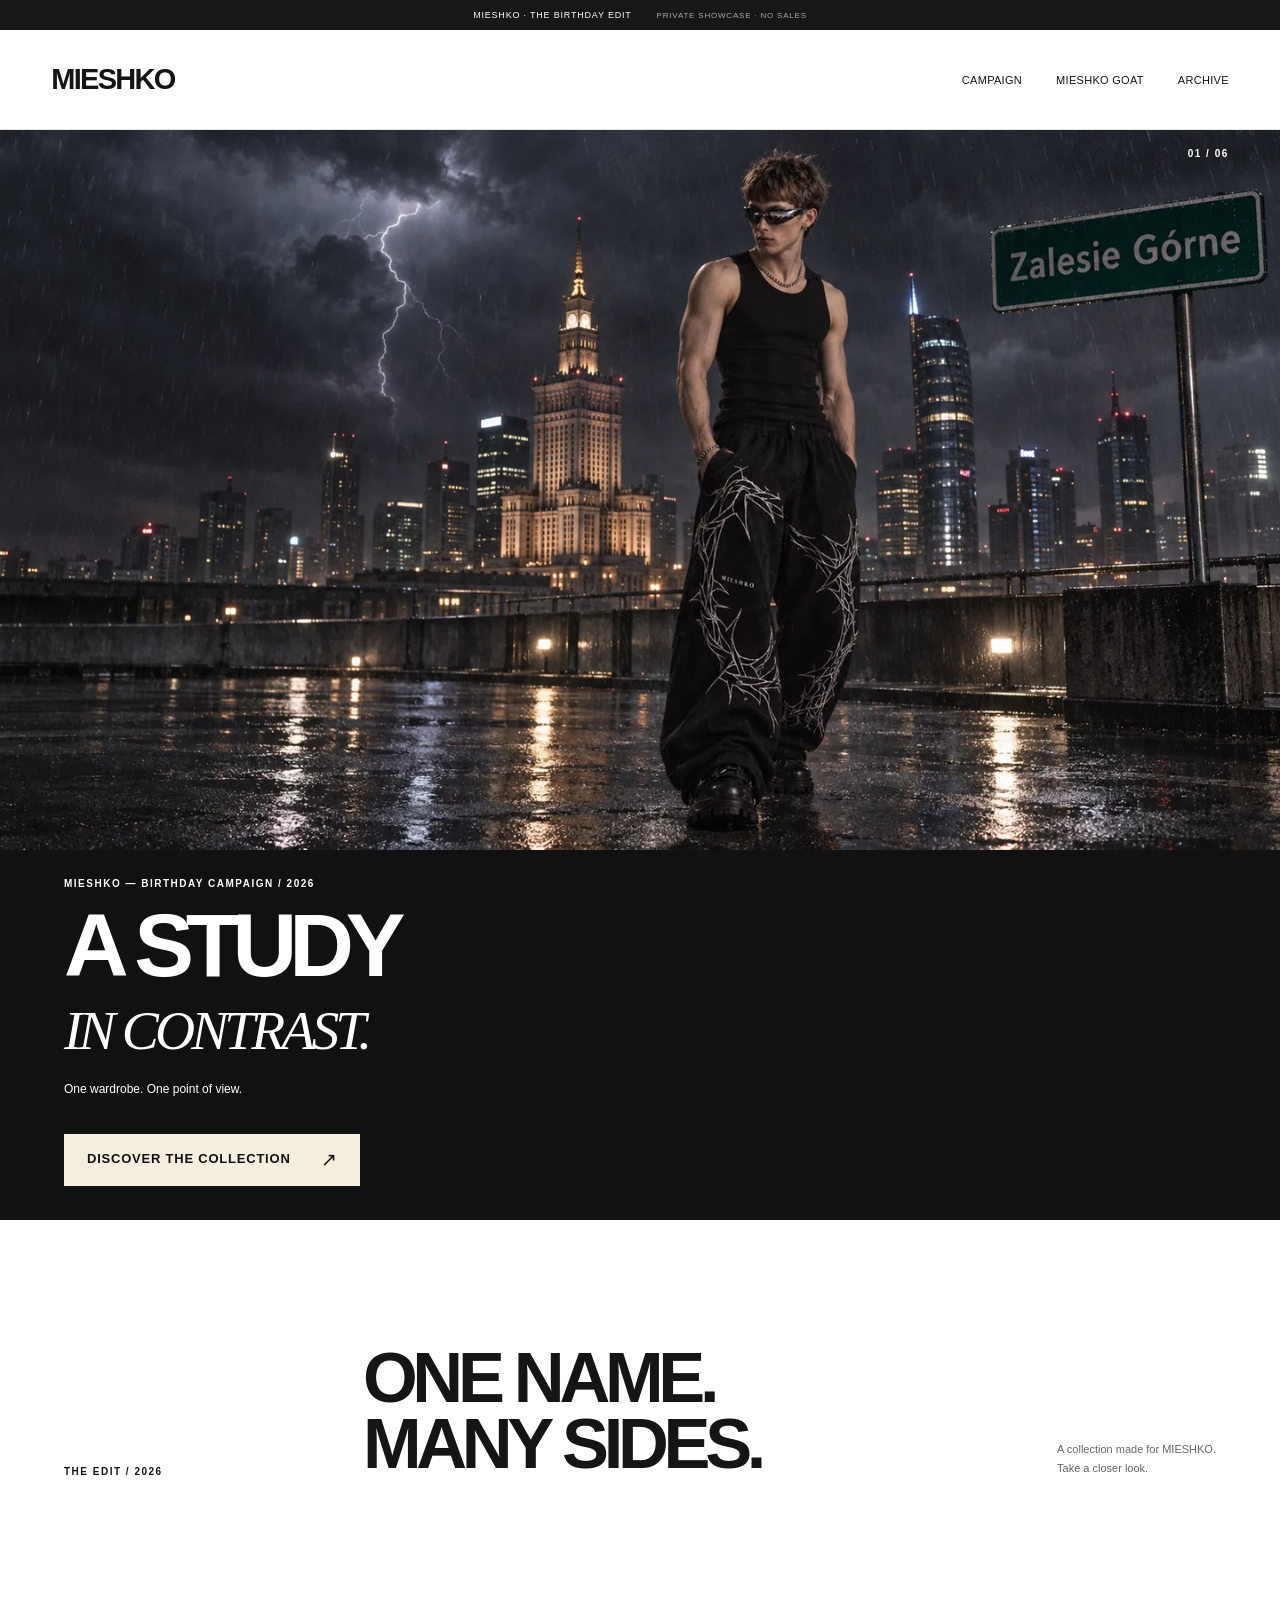
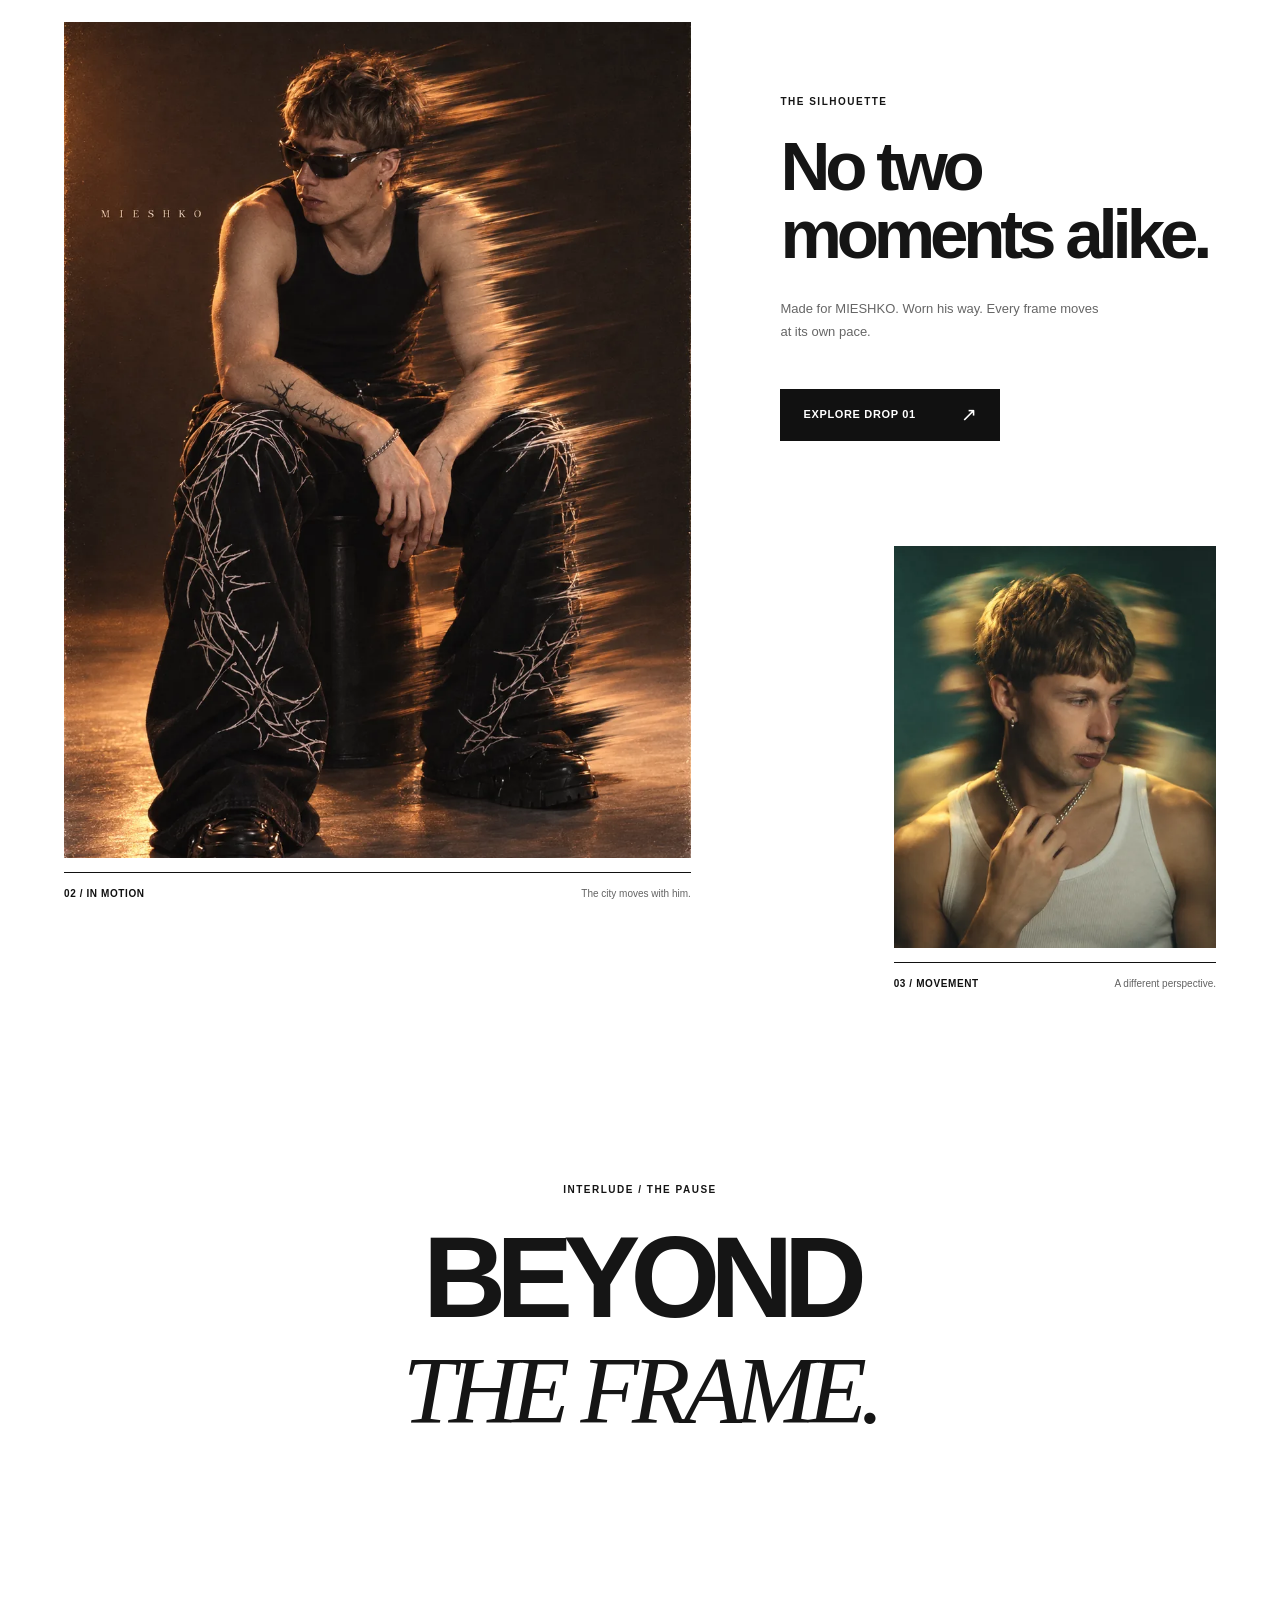
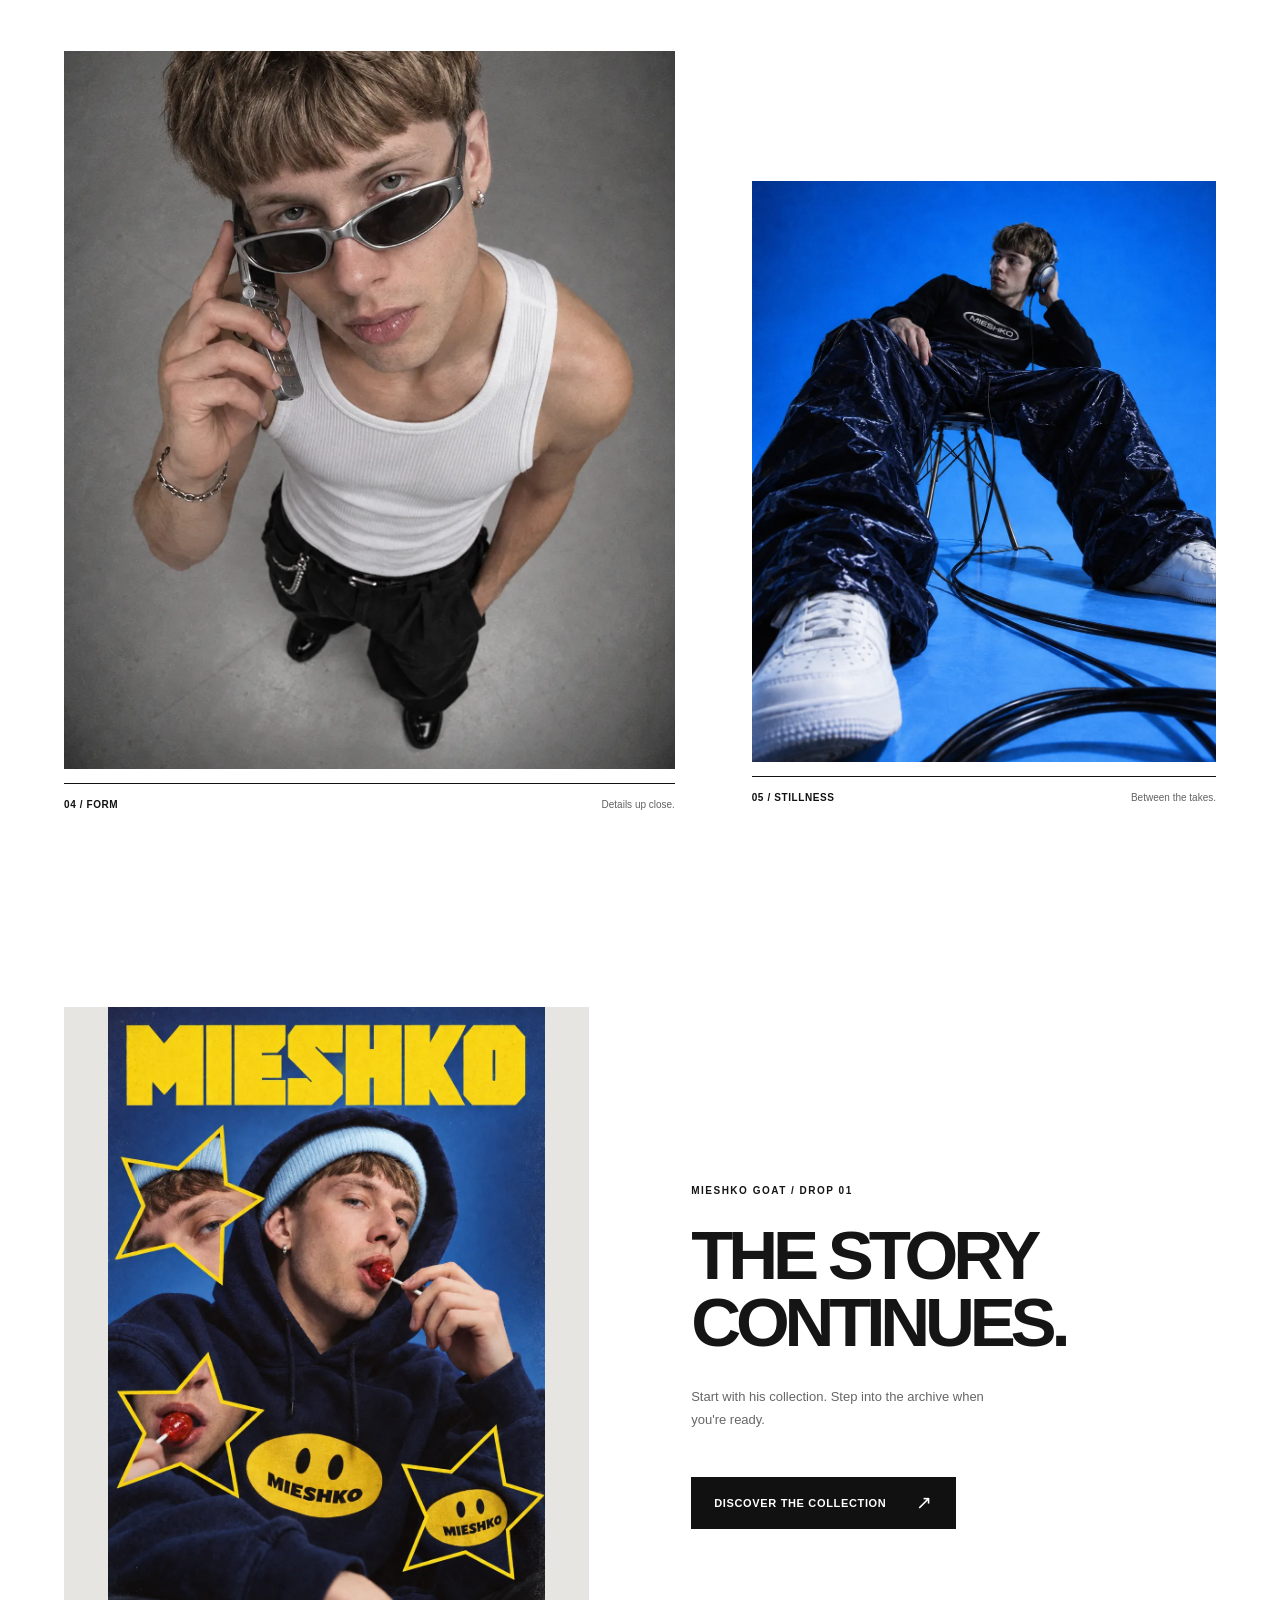
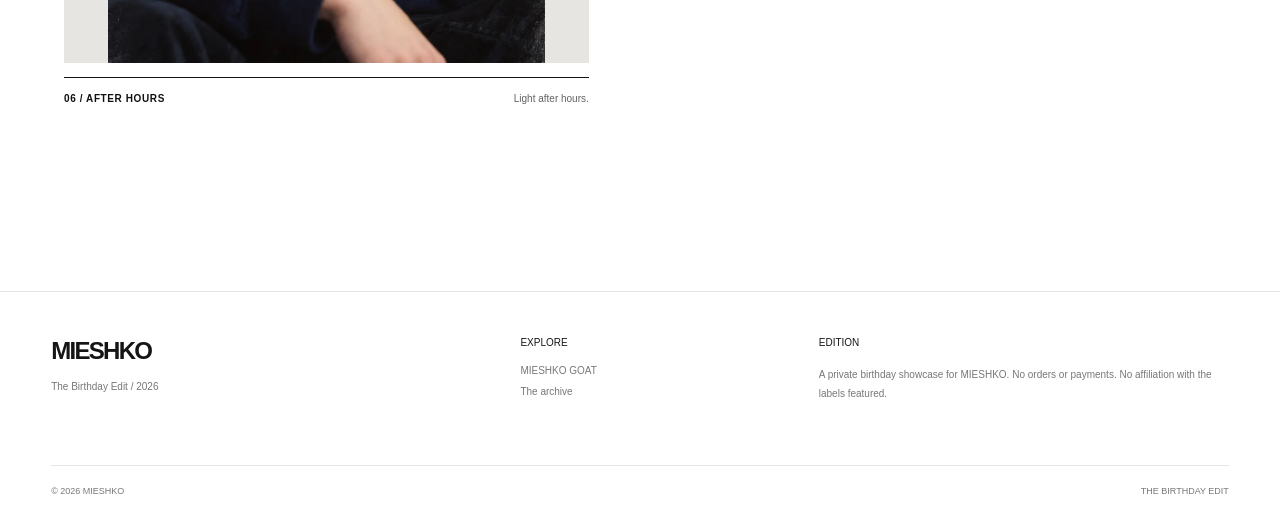
<file: index.html>
<!doctype html>
<html lang="en">
<head>
  <meta charset="utf-8">
  <meta name="viewport" content="width=device-width,initial-scale=1">
  <meta name="theme-color" content="#ffffff">
  <meta name="description" content="MIESHKO — a private birthday fashion campaign and archive.">
  <meta name="robots" content="noindex,nofollow"><title>MIESHKO — The Birthday Edit</title>
  <link rel="stylesheet" href="style.css">
</head>
<body>
  <a class="skip" href="#home">Skip to campaign</a>
  <div class="announcement">MIESHKO · THE BIRTHDAY EDIT <span>PRIVATE SHOWCASE · NO SALES</span></div>
  <header class="landing-header">
    <a href="./" class="logo" aria-label="MIESHKO home">MIESHKO</a>
    <nav aria-label="Main navigation">
      <a href="#home" aria-current="page">Campaign</a>
      <a href="shop/">MIESHKO GOAT</a>
      <a href="shop/#archive">Archive</a>
    </nav>
  </header>
  <main>
    <section id="home" class="landing" aria-label="MIESHKO campaign">
      <div class="landing-hero">
        <img src="assets/optimized/editorial/hero-dark-v1-960.webp" srcset="assets/optimized/editorial/hero-dark-v1-480.webp 480w, assets/optimized/editorial/hero-dark-v1-960.webp 960w, assets/optimized/editorial/hero-dark-v1-1440.webp 1440w" sizes="100vw" width="1672" height="941" alt="MIESHKO in a black tank, thorn trousers and massive boots beside the Zalesie Górne sign with Warsaw under lightning" fetchpriority="high" loading="eager" decoding="async">
        <div class="landing-hero-copy"><span class="landing-kicker">MIESHKO — BIRTHDAY CAMPAIGN / 2026</span><h1>A STUDY<br><em>IN CONTRAST.</em></h1><p>One wardrobe. One point of view.</p><a class="landing-link light" href="shop/">Discover the collection <span aria-hidden="true">↗</span></a></div>
        <span class="landing-hero-index">01 / 06</span>
      </div>
      <div class="landing-intro"><span class="landing-number">THE EDIT / 2026</span><p>ONE NAME.<br>MANY SIDES.</p><span class="landing-intro-aside">A collection made for MIESHKO.<br>Take a closer look.</span></div>
      <div class="landing-story" aria-label="Selected campaign looks">
        <figure class="landing-frame frame-red"><img src="assets/optimized/editorial/brown-motion-960.webp" srcset="assets/optimized/editorial/brown-motion-480.webp 480w, assets/optimized/editorial/brown-motion-960.webp 960w" sizes="(max-width:680px) 84vw, 52vw" width="1056" height="1490" loading="lazy" decoding="async" alt="MIESHKO in warm brown studio light with torn motion trails"><figcaption><span>02 / IN MOTION</span><span>The city moves with him.</span></figcaption></figure>
        <div class="landing-story-copy"><span class="landing-number">THE SILHOUETTE</span><h2>No two<br>moments alike.</h2><p>Made for MIESHKO. Worn his way. Every frame moves at its own pace.</p><a class="landing-link" href="shop/">Explore Drop 01 <span aria-hidden="true">↗</span></a></div>
        <figure class="landing-frame frame-stairs"><img src="assets/optimized/editorial/teal-motion-960.webp" srcset="assets/optimized/editorial/teal-motion-480.webp 480w, assets/optimized/editorial/teal-motion-960.webp 960w" sizes="(max-width:680px) 72vw, 32vw" width="1032" height="1523" loading="lazy" decoding="async" alt="MIESHKO in a white tank against teal motion trails"><figcaption><span>03 / MOVEMENT</span><span>A different perspective.</span></figcaption></figure>
      </div>
      <div class="landing-pause"><span>INTERLUDE / THE PAUSE</span><p>BEYOND<br><i>THE FRAME.</i></p></div>
      <div class="landing-duo">
        <figure class="landing-frame frame-seat"><img src="assets/optimized/editorial/phone-overhead-960.webp" srcset="assets/optimized/editorial/phone-overhead-480.webp 480w, assets/optimized/editorial/phone-overhead-960.webp 960w" sizes="(max-width:680px) 92vw, 55vw" width="1009" height="1559" loading="lazy" decoding="async" alt="MIESHKO seen from above holding a silver flip phone"><figcaption><span>04 / FORM</span><span>Details up close.</span></figcaption></figure>
        <figure class="landing-frame frame-lean"><img src="assets/optimized/editorial/blue-low-angle-960.webp" srcset="assets/optimized/editorial/blue-low-angle-480.webp 480w, assets/optimized/editorial/blue-low-angle-960.webp 960w" sizes="(max-width:680px) 72vw, 38vw" width="1024" height="1536" loading="lazy" decoding="async" alt="MIESHKO in wide glossy trousers and headphones in a cobalt studio"><figcaption><span>05 / STILLNESS</span><span>Between the takes.</span></figcaption></figure>
      </div>
      <div class="landing-finale"><figure class="landing-frame frame-night"><img src="assets/optimized/editorial/star-poster-960.webp" srcset="assets/optimized/editorial/star-poster-480.webp 480w, assets/optimized/editorial/star-poster-960.webp 960w" sizes="(max-width:680px) 88vw, 50vw" width="1024" height="1536" loading="lazy" decoding="async" alt="MIESHKO blue and yellow star collage"><figcaption><span>06 / AFTER HOURS</span><span>Light after hours.</span></figcaption></figure><div class="landing-finale-copy"><span class="landing-number">MIESHKO GOAT / DROP 01</span><h2>THE STORY<br>CONTINUES.</h2><p>Start with his collection. Step into the archive when you're ready.</p><a class="landing-link" href="shop/">Discover the collection <span aria-hidden="true">↗</span></a></div></div>
    </section>
  </main>
  <footer class="landing-footer"><div class="footer-brand"><a class="logo" href="./">MIESHKO</a><p>The Birthday Edit / 2026</p></div><div><h2>Explore</h2><a href="shop/">MIESHKO GOAT</a><a href="shop/#archive">The archive</a></div><div><h2>Edition</h2><p>A private birthday showcase for MIESHKO. No orders or payments. No affiliation with the labels featured.</p></div><div class="footer-bottom"><span>© 2026 MIESHKO</span><span>THE BIRTHDAY EDIT</span></div></footer>
</body>
</html>
</file>
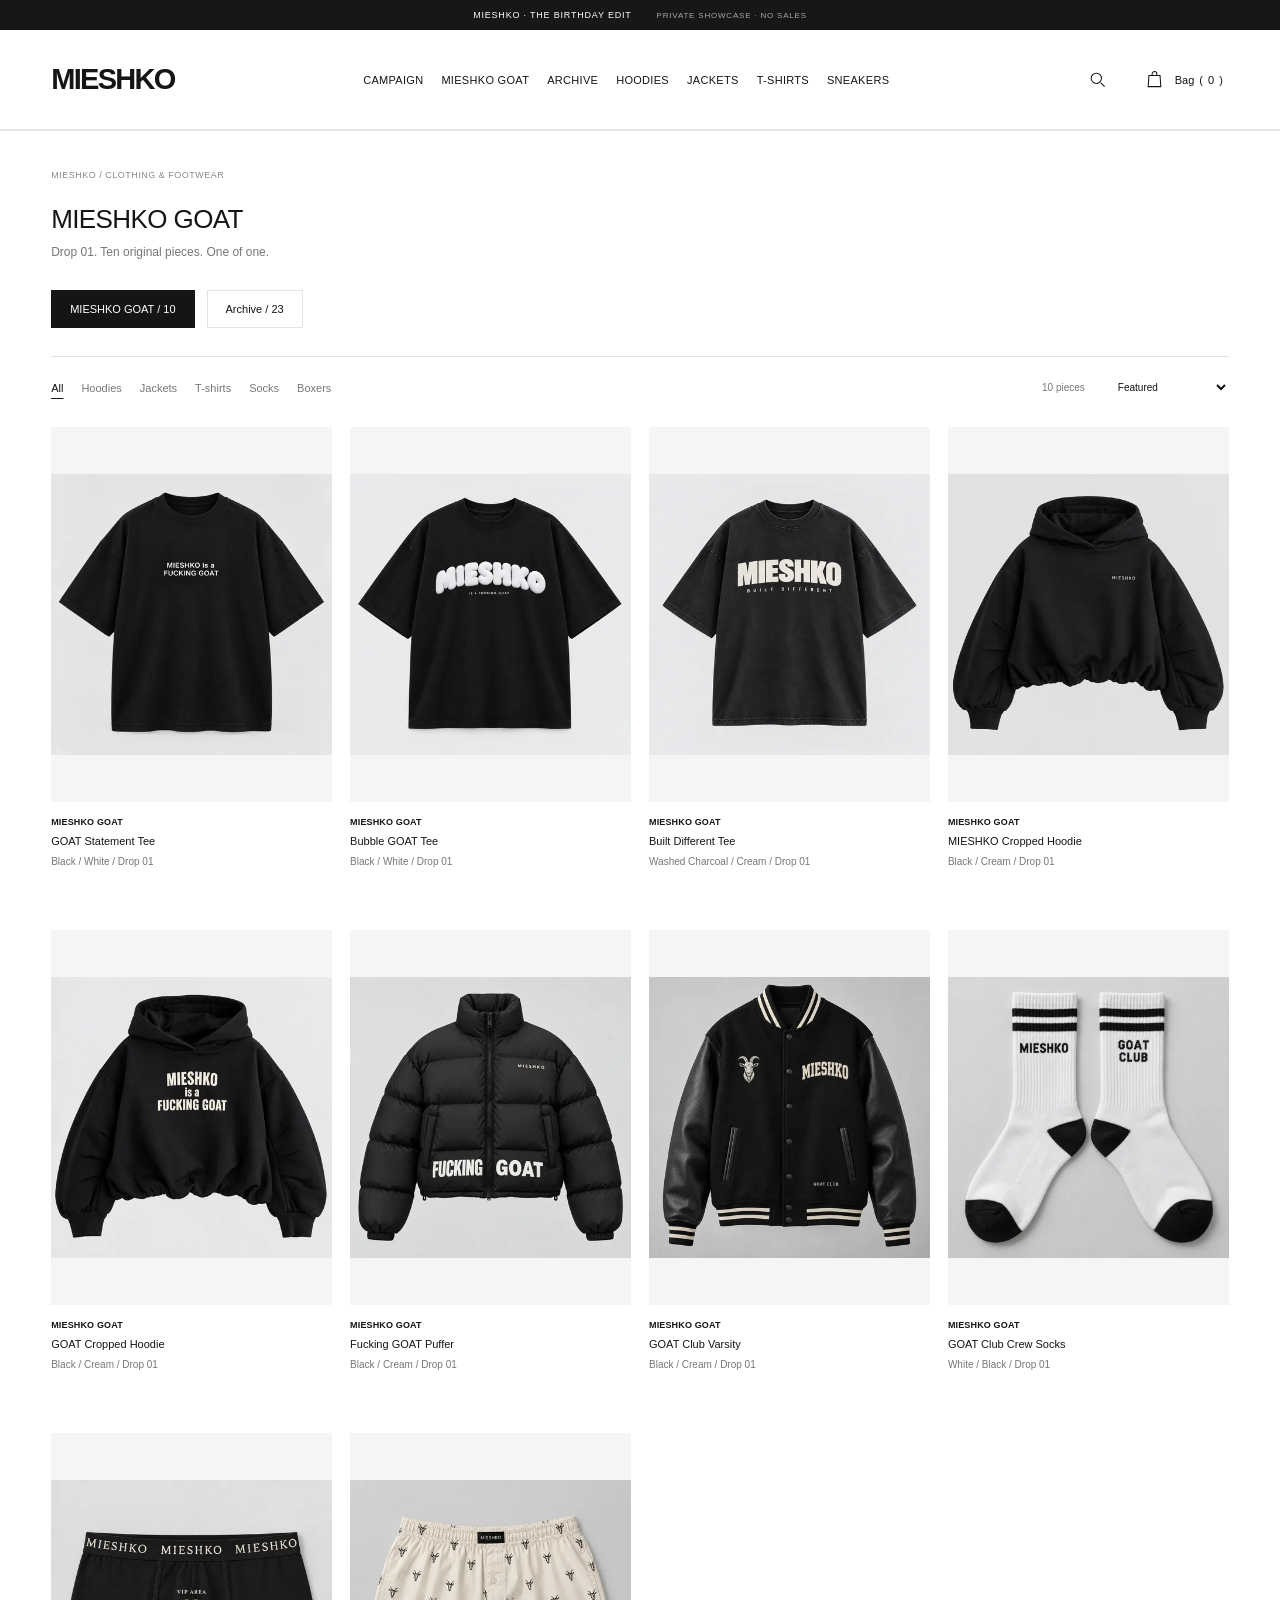
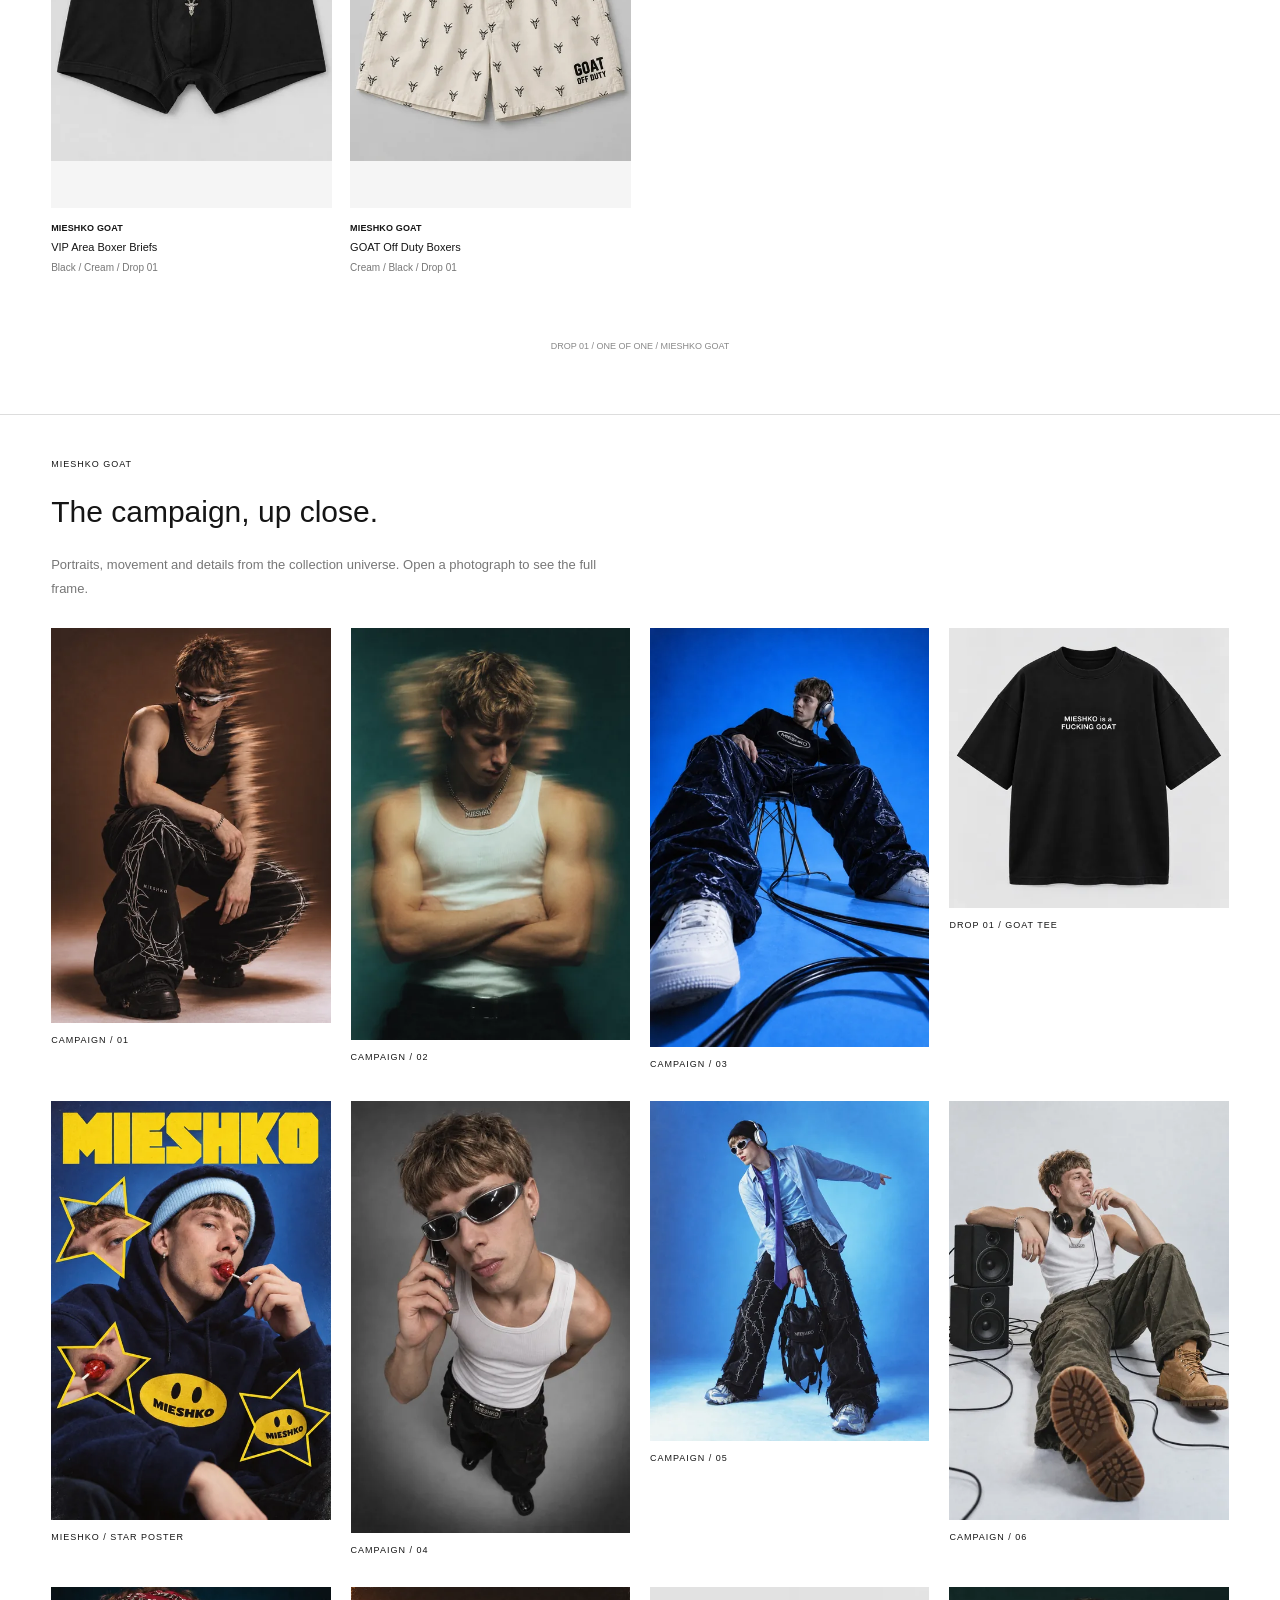
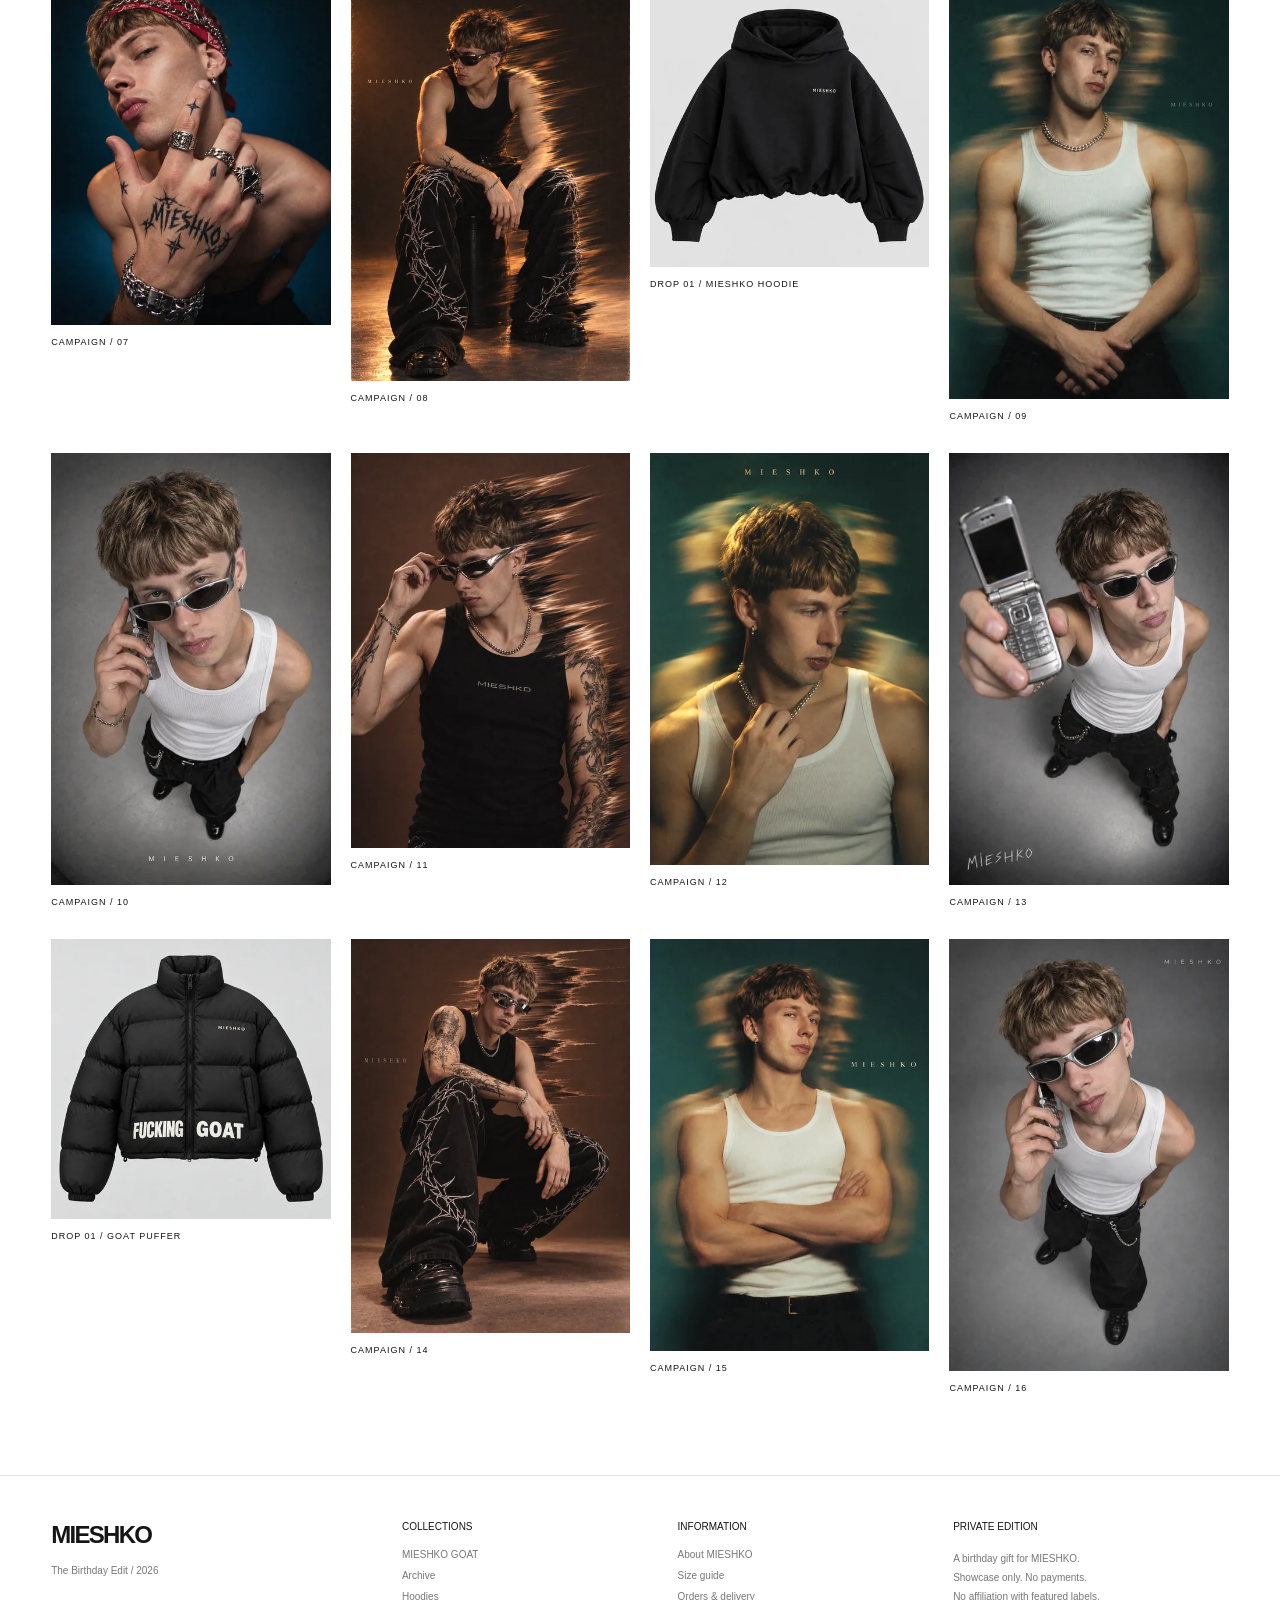
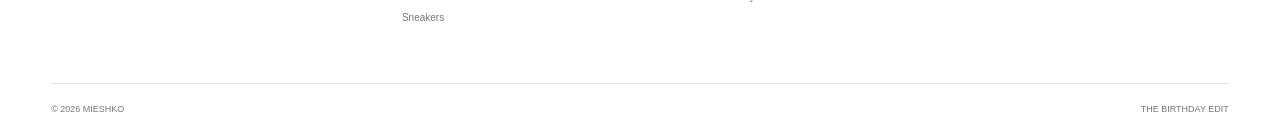
<file: shop/index.html>
<!doctype html><html lang="en"><head><meta charset="utf-8"><meta name="viewport" content="width=device-width,initial-scale=1"><meta name="theme-color" content="#ffffff"><meta name="description" content="Explore MIESHKO GOAT Drop 01 and the MIESHKO fashion archive."><meta name="robots" content="noindex,nofollow"><title>MIESHKO — MIESHKO GOAT</title><link rel="stylesheet" href="../style.css"></head><body>
<a class="skip" href="#catalog">Skip to pieces</a><div class="announcement">MIESHKO · THE BIRTHDAY EDIT <span>PRIVATE SHOWCASE · NO SALES</span></div>
<header><button id="menuButton" class="icon-button mobile" aria-label="Open menu" aria-expanded="false"><svg viewBox="0 0 24 24"><path d="M3 7h18M3 12h18M3 17h18"/></svg></button><a href="../" class="logo" aria-label="MIESHKO home">MIESHKO</a><nav aria-label="Main navigation"><a href="../">Campaign</a><button data-collection="goat">MIESHKO GOAT</button><button data-collection="archive">Archive</button><button data-category="Bluzy">Hoodies</button><button data-category="Kurtki">Jackets</button><button data-category="T-shirty">T-shirts</button><button data-category="Sneakers">Sneakers</button></nav><div class="tools"><button id="searchButton" class="icon-button" aria-label="Search"><svg viewBox="0 0 24 24"><circle cx="10.5" cy="10.5" r="6.5"/><path d="m16 16 5 5"/></svg></button><button id="cartButton" class="cart-button" aria-label="Open bag"><svg viewBox="0 0 24 24"><path d="M5 7h14l1 14H4L5 7Zm4 0V5a3 3 0 0 1 6 0v2"/></svg><span class="cart-label">Bag</span> (<span id="count">0</span>)</button></div></header>
<div id="mobileMenu" hidden><a href="../">Campaign</a><button data-collection="goat">MIESHKO GOAT</button><button data-collection="archive">Archive</button><button data-category="Bluzy">Hoodies</button><button data-category="Kurtki">Jackets</button><button data-category="T-shirty">T-shirts</button><button data-category="Sneakers">Sneakers</button><button data-info="about">About MIESHKO</button></div>
<main><section id="collection" aria-label="MIESHKO collection"><section class="collection-intro"><div class="breadcrumb">MIESHKO / CLOTHING & FOOTWEAR</div><h2 id="collectionTitle">MIESHKO GOAT</h2><p id="collectionDescription">Drop 01. Ten original pieces. One of one.</p></section><div class="collection-switch" role="group" aria-label="Collections"><button class="active" data-collection="goat" aria-pressed="true">MIESHKO GOAT / 10</button><button data-collection="archive" aria-pressed="false">Archive / 23</button></div><section id="catalog" aria-label="Product catalog"><div class="catalog-toolbar"><div class="filters" role="group" aria-label="Categories"><button class="active" data-filter="all">All</button><button data-filter="Bluzy">Hoodies</button><button data-filter="Kurtki">Jackets</button><button data-filter="T-shirty">T-shirts</button><button data-filter="Sneakers">Sneakers</button><button data-filter="Skarpetki">Socks</button><button data-filter="Bokserki">Boxers</button></div><div class="sorting"><span id="resultCount">10 pieces</span><label class="sr-only" for="sort">Sort</label><select id="sort"><option value="curated">Featured</option><option value="new">Year: newest first</option><option value="old">Year: oldest first</option><option value="name">Name: A–Z</option></select></div></div><div id="searchPanel" hidden><label class="sr-only" for="search">Search the collection</label><input id="search" type="search" placeholder="Search pieces, labels, years…" autocomplete="off"><button id="clearSearch">Clear</button></div><div id="grid" class="grid"></div><p class="photo-note" id="photoNote">DROP 01 / ONE OF ONE / MIESHKO GOAT</p></section></section><section id="goatLookbook" class="goat-lookbook" aria-label="MIESHKO GOAT lookbook"><div class="lookbook-heading"><span>MIESHKO GOAT</span><h2>The campaign, up close.</h2><p>Portraits, movement and details from the collection universe. Open a photograph to see the full frame.</p></div><div class="lookbook-grid"><figure><a href="../assets/optimized/editorial/look-01-a-1440.webp" target="_blank" rel="noopener" aria-label="Open MIESHKO campaign photograph 1"><img src="../assets/optimized/editorial/look-01-a-480.webp" srcset="../assets/optimized/editorial/look-01-a-480.webp 480w, ../assets/optimized/editorial/look-01-a-960.webp 960w" sizes="(max-width:680px) 46vw, 24vw" width="1055" height="1490" loading="lazy" decoding="async" alt="MIESHKO campaign portrait 1"></a><figcaption>CAMPAIGN / 01</figcaption></figure><figure><a href="../assets/optimized/editorial/look-02-a-1440.webp" target="_blank" rel="noopener" aria-label="Open MIESHKO campaign photograph 2"><img src="../assets/optimized/editorial/look-02-a-480.webp" srcset="../assets/optimized/editorial/look-02-a-480.webp 480w, ../assets/optimized/editorial/look-02-a-960.webp 960w" sizes="(max-width:680px) 46vw, 24vw" width="1032" height="1523" loading="lazy" decoding="async" alt="MIESHKO campaign portrait 2"></a><figcaption>CAMPAIGN / 02</figcaption></figure><figure><a href="../assets/optimized/editorial/look-03-a-1440.webp" target="_blank" rel="noopener" aria-label="Open MIESHKO campaign photograph 3"><img src="../assets/optimized/editorial/look-03-a-480.webp" srcset="../assets/optimized/editorial/look-03-a-480.webp 480w, ../assets/optimized/editorial/look-03-a-960.webp 960w" sizes="(max-width:680px) 46vw, 24vw" width="1024" height="1536" loading="lazy" decoding="async" alt="MIESHKO campaign portrait 3"></a><figcaption>CAMPAIGN / 03</figcaption></figure><figure><a href="#catalog" aria-label="Browse GOAT TEE"><img src="../assets/optimized/goat/01-tee-goat-480.webp" srcset="../assets/optimized/goat/01-tee-goat-480.webp 480w, ../assets/optimized/goat/01-tee-goat-960.webp 960w" sizes="(max-width:680px) 46vw, 24vw" width="1254" height="1254" loading="lazy" alt="MIESHKO GOAT TEE"></a><figcaption>DROP 01 / GOAT TEE</figcaption></figure><figure><a href="../assets/optimized/editorial/star-poster-1440.webp" target="_blank" rel="noopener" aria-label="Open MIESHKO star poster"><img src="../assets/optimized/editorial/star-poster-480.webp" srcset="../assets/optimized/editorial/star-poster-480.webp 480w, ../assets/optimized/editorial/star-poster-960.webp 960w" sizes="(max-width:680px) 46vw, 24vw" width="1024" height="1536" loading="lazy" alt="MIESHKO yellow star poster in a navy hoodie"></a><figcaption>MIESHKO / STAR POSTER</figcaption></figure><figure><a href="../assets/optimized/editorial/look-05-a-1440.webp" target="_blank" rel="noopener" aria-label="Open MIESHKO campaign photograph 4"><img src="../assets/optimized/editorial/look-05-a-480.webp" srcset="../assets/optimized/editorial/look-05-a-480.webp 480w, ../assets/optimized/editorial/look-05-a-960.webp 960w" sizes="(max-width:680px) 46vw, 24vw" width="1009" height="1559" loading="lazy" decoding="async" alt="MIESHKO campaign portrait 4"></a><figcaption>CAMPAIGN / 04</figcaption></figure><figure><a href="../assets/optimized/editorial/look-06-a-1440.webp" target="_blank" rel="noopener" aria-label="Open MIESHKO campaign photograph 5"><img src="../assets/optimized/editorial/look-06-a-480.webp" srcset="../assets/optimized/editorial/look-06-a-480.webp 480w, ../assets/optimized/editorial/look-06-a-960.webp 960w" sizes="(max-width:680px) 46vw, 24vw" width="1137" height="1383" loading="lazy" decoding="async" alt="MIESHKO campaign portrait 5"></a><figcaption>CAMPAIGN / 05</figcaption></figure><figure><a href="../assets/optimized/editorial/look-07-a-1440.webp" target="_blank" rel="noopener" aria-label="Open MIESHKO campaign photograph 6"><img src="../assets/optimized/editorial/look-07-a-480.webp" srcset="../assets/optimized/editorial/look-07-a-480.webp 480w, ../assets/optimized/editorial/look-07-a-960.webp 960w" sizes="(max-width:680px) 46vw, 24vw" width="1024" height="1536" loading="lazy" decoding="async" alt="MIESHKO campaign portrait 6"></a><figcaption>CAMPAIGN / 06</figcaption></figure><figure><a href="../assets/optimized/editorial/look-08-a-1440.webp" target="_blank" rel="noopener" aria-label="Open MIESHKO campaign photograph 7"><img src="../assets/optimized/editorial/look-08-a-480.webp" srcset="../assets/optimized/editorial/look-08-a-480.webp 480w, ../assets/optimized/editorial/look-08-a-960.webp 960w" sizes="(max-width:680px) 46vw, 24vw" width="1140" height="1380" loading="lazy" decoding="async" alt="MIESHKO campaign portrait 7"></a><figcaption>CAMPAIGN / 07</figcaption></figure><figure><a href="../assets/optimized/editorial/look-01-c-1440.webp" target="_blank" rel="noopener" aria-label="Open MIESHKO campaign photograph 8"><img src="../assets/optimized/editorial/look-01-c-480.webp" srcset="../assets/optimized/editorial/look-01-c-480.webp 480w, ../assets/optimized/editorial/look-01-c-960.webp 960w" sizes="(max-width:680px) 46vw, 24vw" width="1056" height="1490" loading="lazy" decoding="async" alt="MIESHKO campaign portrait 8"></a><figcaption>CAMPAIGN / 08</figcaption></figure><figure><a href="#catalog" aria-label="Browse MIESHKO HOODIE"><img src="../assets/optimized/goat/04-hoodie-minimal-480.webp" srcset="../assets/optimized/goat/04-hoodie-minimal-480.webp 480w, ../assets/optimized/goat/04-hoodie-minimal-960.webp 960w" sizes="(max-width:680px) 46vw, 24vw" width="1254" height="1254" loading="lazy" alt="MIESHKO MIESHKO HOODIE"></a><figcaption>DROP 01 / MIESHKO HOODIE</figcaption></figure><figure><a href="../assets/optimized/editorial/look-02-c-1440.webp" target="_blank" rel="noopener" aria-label="Open MIESHKO campaign photograph 9"><img src="../assets/optimized/editorial/look-02-c-480.webp" srcset="../assets/optimized/editorial/look-02-c-480.webp 480w, ../assets/optimized/editorial/look-02-c-960.webp 960w" sizes="(max-width:680px) 46vw, 24vw" width="1032" height="1523" loading="lazy" decoding="async" alt="MIESHKO campaign portrait 9"></a><figcaption>CAMPAIGN / 09</figcaption></figure><figure><a href="../assets/optimized/editorial/look-05-c-1440.webp" target="_blank" rel="noopener" aria-label="Open MIESHKO campaign photograph 10"><img src="../assets/optimized/editorial/look-05-c-480.webp" srcset="../assets/optimized/editorial/look-05-c-480.webp 480w, ../assets/optimized/editorial/look-05-c-960.webp 960w" sizes="(max-width:680px) 46vw, 24vw" width="1009" height="1559" loading="lazy" decoding="async" alt="MIESHKO campaign portrait 10"></a><figcaption>CAMPAIGN / 10</figcaption></figure><figure><a href="../assets/optimized/editorial/look-01-d-1440.webp" target="_blank" rel="noopener" aria-label="Open MIESHKO campaign photograph 11"><img src="../assets/optimized/editorial/look-01-d-480.webp" srcset="../assets/optimized/editorial/look-01-d-480.webp 480w, ../assets/optimized/editorial/look-01-d-960.webp 960w" sizes="(max-width:680px) 46vw, 24vw" width="1055" height="1491" loading="lazy" decoding="async" alt="MIESHKO campaign portrait 11"></a><figcaption>CAMPAIGN / 11</figcaption></figure><figure><a href="../assets/optimized/editorial/look-02-d-1440.webp" target="_blank" rel="noopener" aria-label="Open MIESHKO campaign photograph 12"><img src="../assets/optimized/editorial/look-02-d-480.webp" srcset="../assets/optimized/editorial/look-02-d-480.webp 480w, ../assets/optimized/editorial/look-02-d-960.webp 960w" sizes="(max-width:680px) 46vw, 24vw" width="1032" height="1523" loading="lazy" decoding="async" alt="MIESHKO campaign portrait 12"></a><figcaption>CAMPAIGN / 12</figcaption></figure><figure><a href="../assets/optimized/editorial/look-05-d-1440.webp" target="_blank" rel="noopener" aria-label="Open MIESHKO campaign photograph 13"><img src="../assets/optimized/editorial/look-05-d-480.webp" srcset="../assets/optimized/editorial/look-05-d-480.webp 480w, ../assets/optimized/editorial/look-05-d-960.webp 960w" sizes="(max-width:680px) 46vw, 24vw" width="1009" height="1559" loading="lazy" decoding="async" alt="MIESHKO campaign portrait 13"></a><figcaption>CAMPAIGN / 13</figcaption></figure><figure><a href="#catalog" aria-label="Browse GOAT PUFFER"><img src="../assets/optimized/goat/06-puffer-goat-480.webp" srcset="../assets/optimized/goat/06-puffer-goat-480.webp 480w, ../assets/optimized/goat/06-puffer-goat-960.webp 960w" sizes="(max-width:680px) 46vw, 24vw" width="1254" height="1254" loading="lazy" alt="MIESHKO GOAT PUFFER"></a><figcaption>DROP 01 / GOAT PUFFER</figcaption></figure><figure><a href="../assets/optimized/editorial/look-01-e-1440.webp" target="_blank" rel="noopener" aria-label="Open MIESHKO campaign photograph 14"><img src="../assets/optimized/editorial/look-01-e-480.webp" srcset="../assets/optimized/editorial/look-01-e-480.webp 480w, ../assets/optimized/editorial/look-01-e-960.webp 960w" sizes="(max-width:680px) 46vw, 24vw" width="1056" height="1490" loading="lazy" decoding="async" alt="MIESHKO campaign portrait 14"></a><figcaption>CAMPAIGN / 14</figcaption></figure><figure><a href="../assets/optimized/editorial/look-02-e-1440.webp" target="_blank" rel="noopener" aria-label="Open MIESHKO campaign photograph 15"><img src="../assets/optimized/editorial/look-02-e-480.webp" srcset="../assets/optimized/editorial/look-02-e-480.webp 480w, ../assets/optimized/editorial/look-02-e-960.webp 960w" sizes="(max-width:680px) 46vw, 24vw" width="1032" height="1523" loading="lazy" decoding="async" alt="MIESHKO campaign portrait 15"></a><figcaption>CAMPAIGN / 15</figcaption></figure><figure><a href="../assets/optimized/editorial/look-05-e-1440.webp" target="_blank" rel="noopener" aria-label="Open MIESHKO campaign photograph 16"><img src="../assets/optimized/editorial/look-05-e-480.webp" srcset="../assets/optimized/editorial/look-05-e-480.webp 480w, ../assets/optimized/editorial/look-05-e-960.webp 960w" sizes="(max-width:680px) 46vw, 24vw" width="1009" height="1559" loading="lazy" decoding="async" alt="MIESHKO campaign portrait 16"></a><figcaption>CAMPAIGN / 16</figcaption></figure></div></section></main>
<footer><div class="footer-brand"><a class="logo" href="../">MIESHKO</a><p>The Birthday Edit / 2026</p></div><div><h2>Collections</h2><button data-collection="goat">MIESHKO GOAT</button><button data-collection="archive">Archive</button><button data-category="Bluzy">Hoodies</button><button data-category="Sneakers">Sneakers</button></div><div><h2>Information</h2><button data-info="about">About MIESHKO</button><button data-info="sizes">Size guide</button><button data-info="demo">Orders & delivery</button></div><div><h2>Private edition</h2><p>A birthday gift for MIESHKO.<br>Showcase only. No payments.<br>No affiliation with featured labels.</p></div><div class="footer-bottom"><span>© 2026 MIESHKO</span><span>THE BIRTHDAY EDIT</span></div></footer>
<dialog id="detail" aria-label="Product details"><button class="close" aria-label="Close product details">×</button><div id="detailBody"></div></dialog><dialog id="cart" aria-label="Bag"><button class="close" aria-label="Close bag">×</button><div id="cartBody"></div></dialog><dialog id="info" aria-label="Information"><button class="close" aria-label="Close information">×</button><div id="infoBody"></div></dialog><div id="toast" role="status" aria-live="polite"></div><script src="../products.js"></script><script src="../app.js"></script></body></html>
</file>
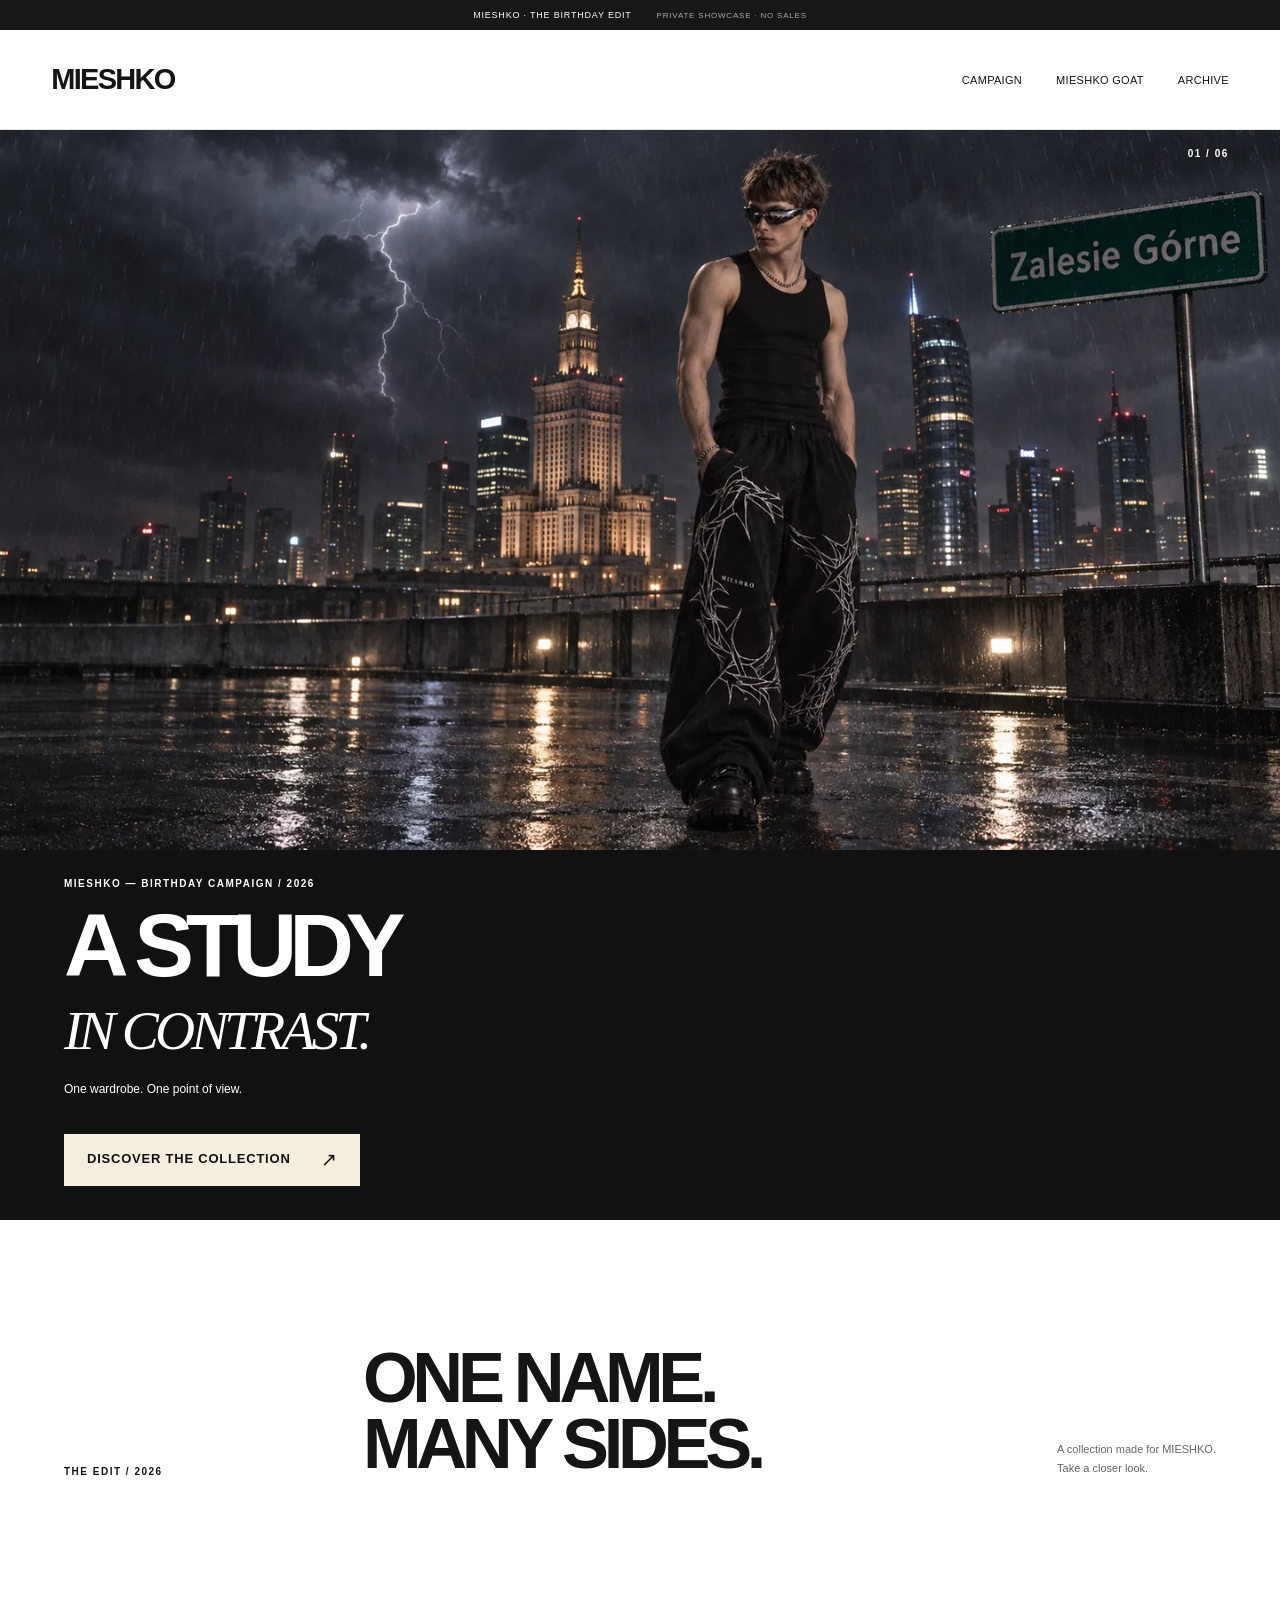
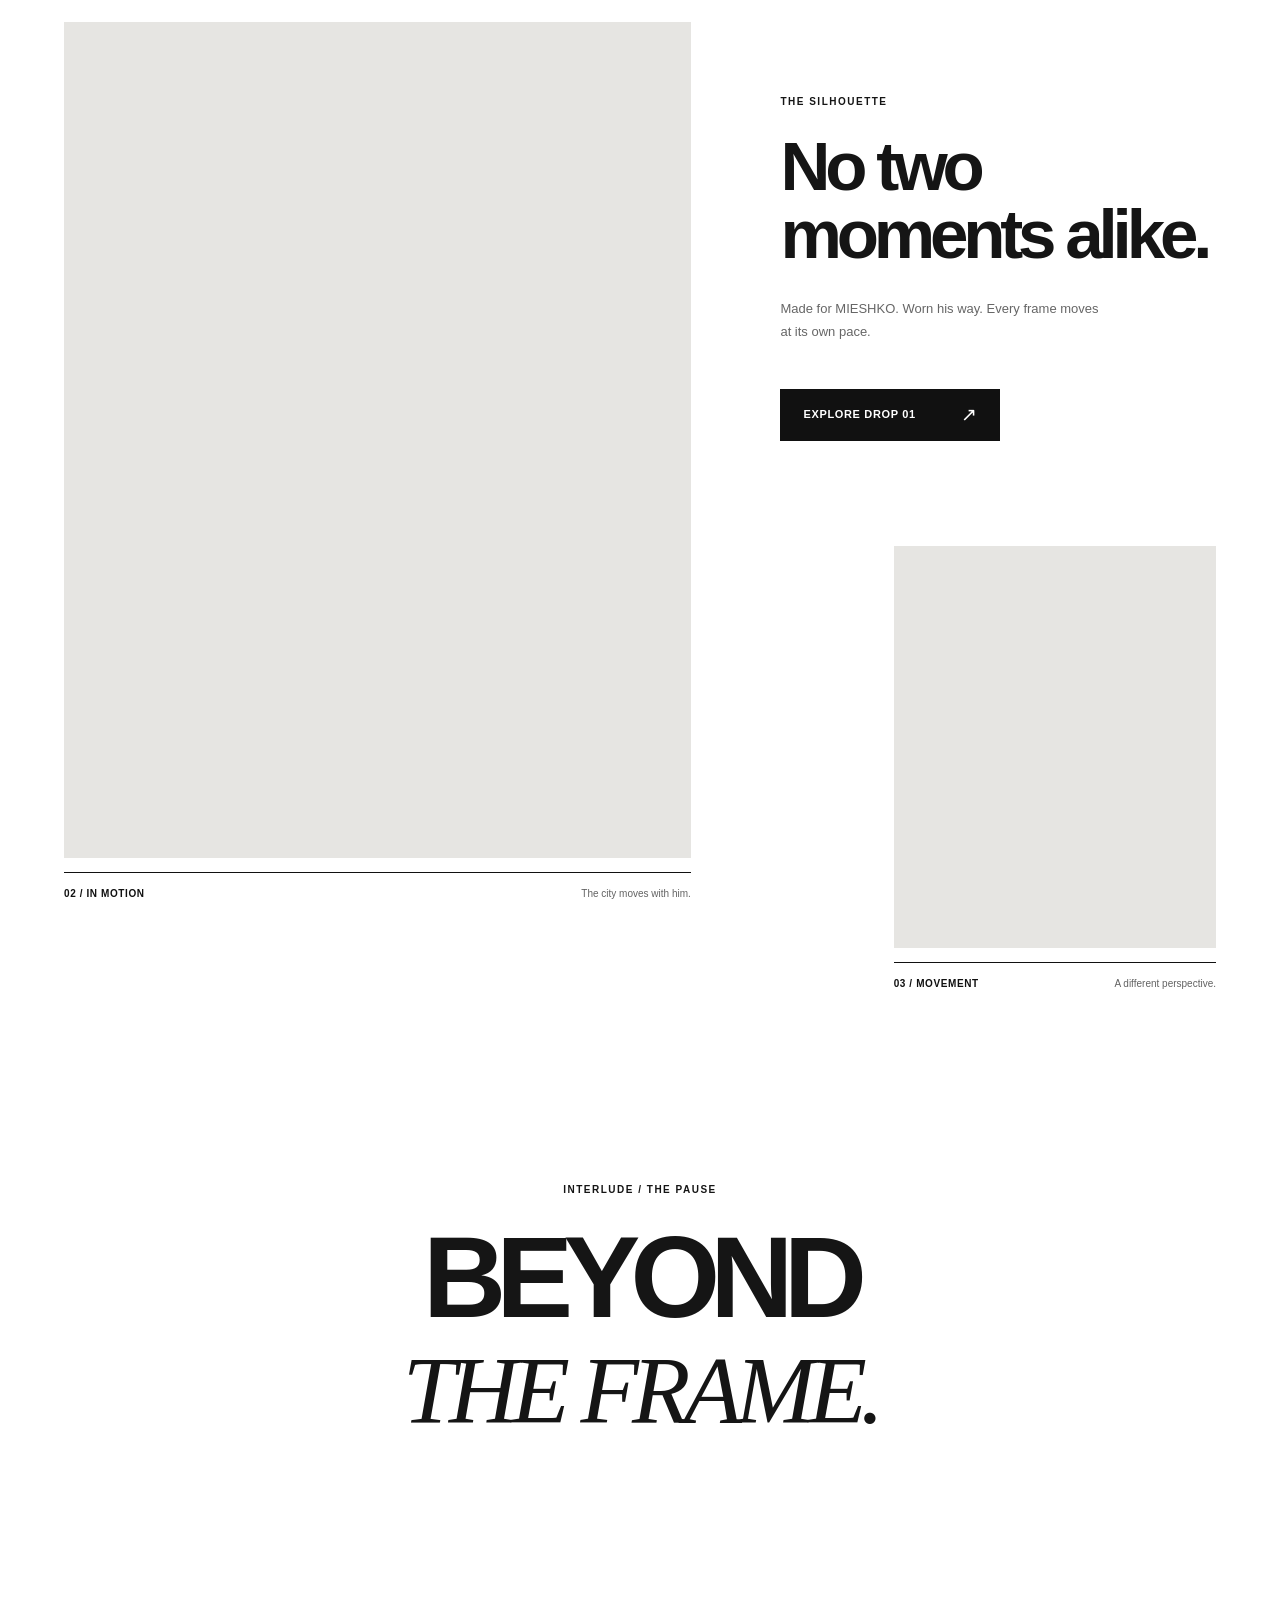
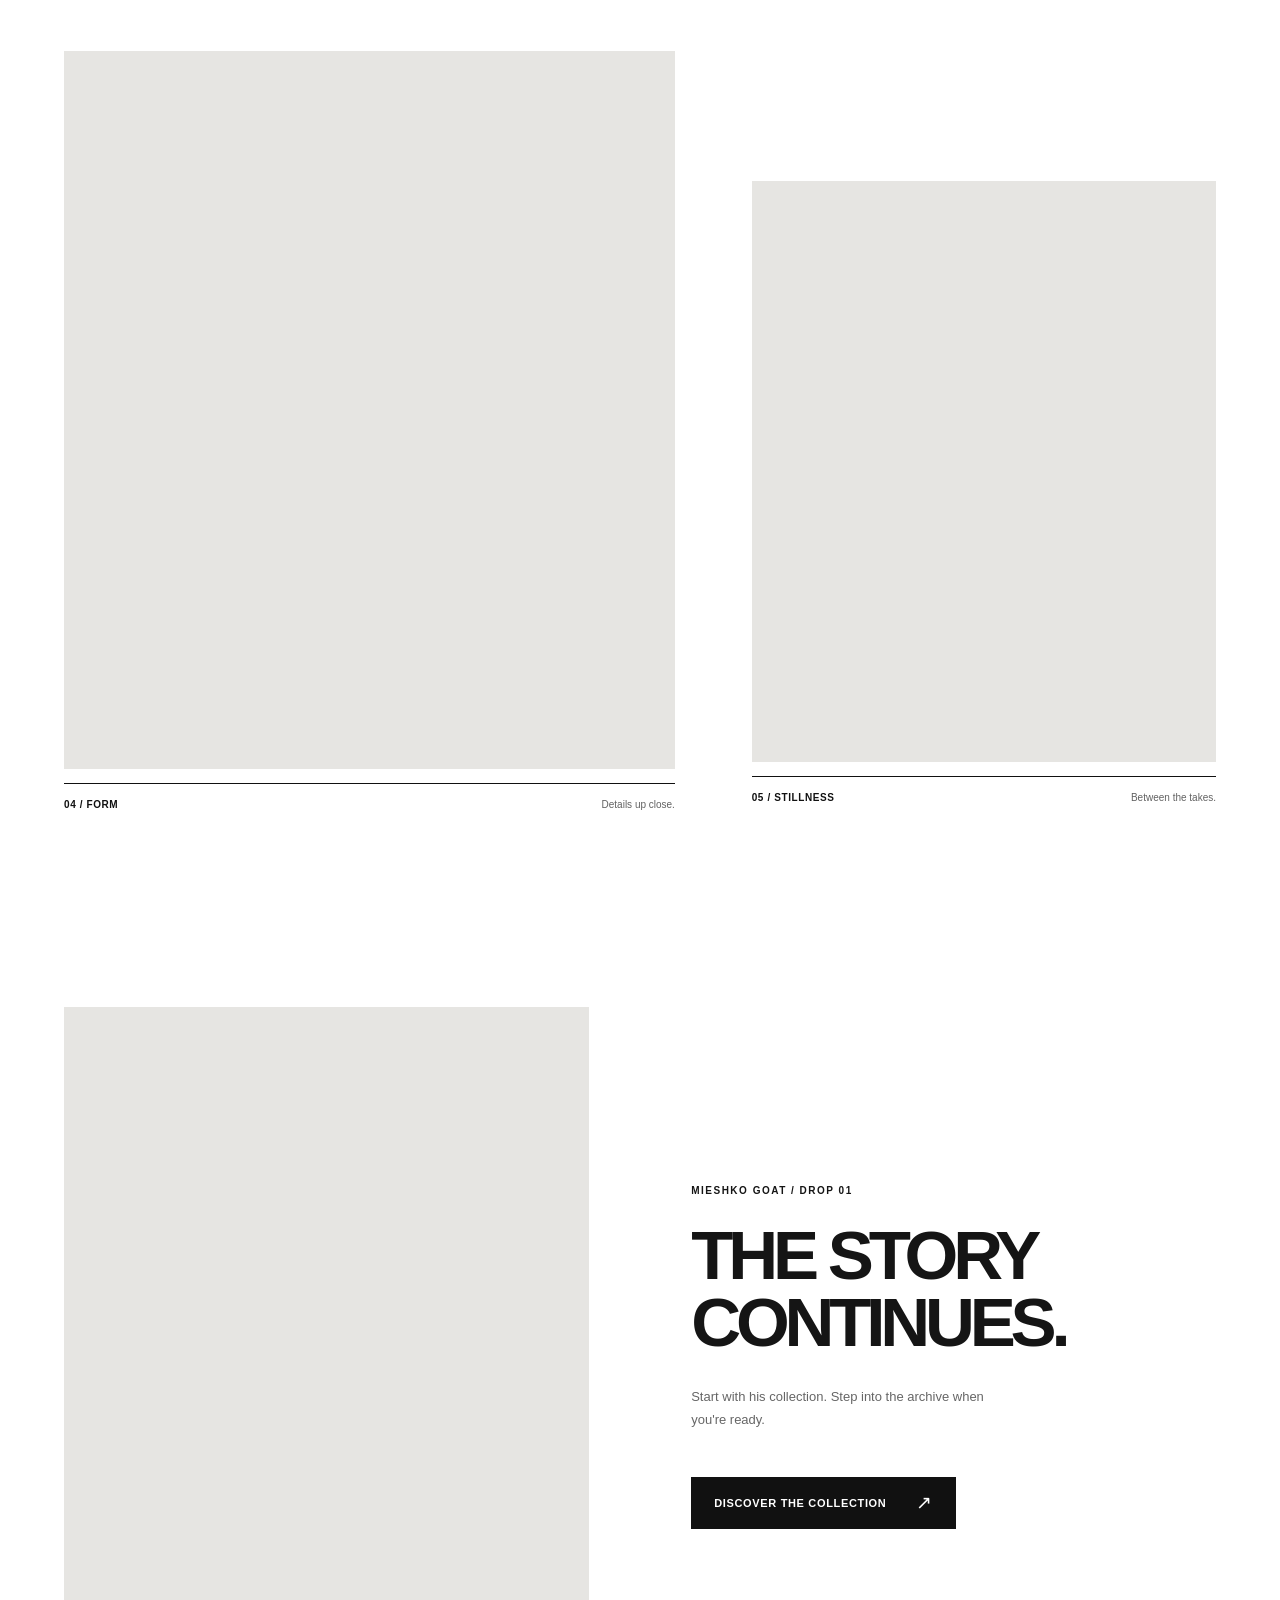
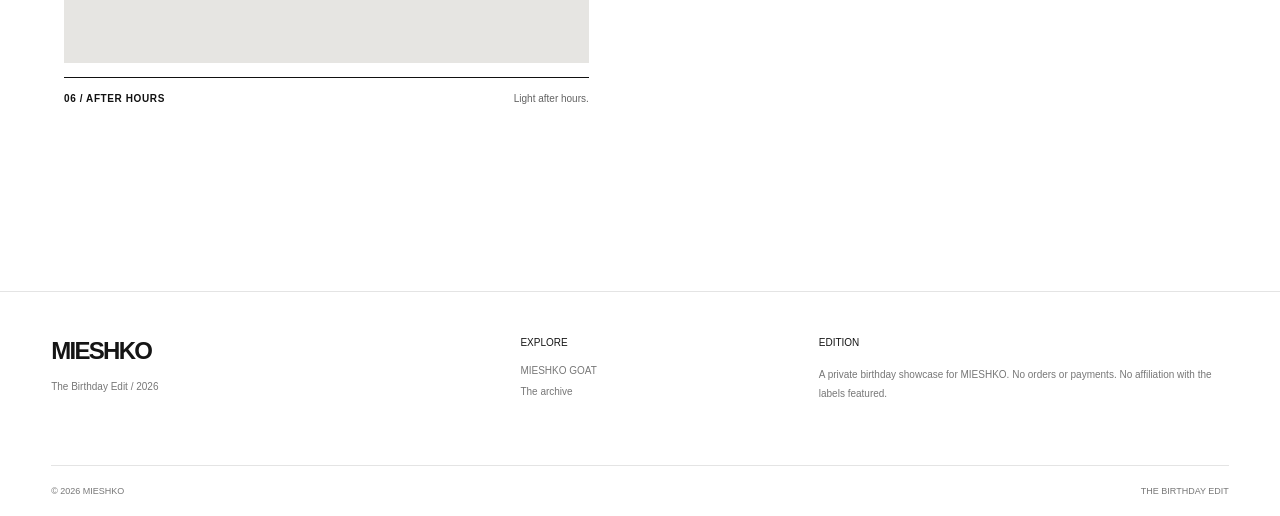
<file: variant-b/index.html>
<!doctype html><html lang="en"><head><meta charset="utf-8"><meta name="robots" content="noindex,nofollow"><meta http-equiv="refresh" content="0;url=../"><link rel="canonical" href="../"><title>MIESHKO</title></head><body><a href="../">Go to MIESHKO</a></body></html>
</file>
<file: style.css>
:root{--ink:#151515;--muted:#777;--line:#e4e4e4;--surface:#f5f5f5}*{box-sizing:border-box}body{margin:0;background:#fff;color:var(--ink);font-family:Helvetica,Arial,sans-serif;font-size:13px;-webkit-font-smoothing:antialiased}html{scroll-behavior:smooth;scroll-padding-top:110px}button,input,select{font:inherit;color:inherit}button,a,select{-webkit-tap-highlight-color:transparent}button{cursor:pointer}button{background:none;border:0}a{color:inherit;text-decoration:none}button:focus-visible,a:focus-visible,input:focus-visible,select:focus-visible,summary:focus-visible{outline:2px solid #111;outline-offset:4px}button:disabled{opacity:.45;cursor:not-allowed}.announcement{height:30px;background:#171717;color:white;display:flex;justify-content:center;gap:25px;align-items:center;font-size:9px;letter-spacing:.8px}.announcement span{color:#a9a9a9;font-size:8px}header{height:100px;padding:0 4%;display:flex;align-items:center;gap:40px;background:white;position:sticky;top:0;z-index:10;border-bottom:1px solid var(--line)}.logo{font-family:Helvetica,Arial,sans-serif;font-weight:900;font-size:29px;letter-spacing:-1.7px;white-space:nowrap}header nav{display:flex;align-items:center;justify-content:center;gap:27px;flex:1}nav button{font-size:11px;padding:12px 0;text-transform:uppercase;letter-spacing:.3px}nav button:hover,footer button:hover{text-decoration:underline;text-underline-offset:4px}.tools{display:flex;align-items:center;gap:22px}.icon-button{padding:10px;display:flex;align-items:center;justify-content:center}.icon-button svg,.cart-button svg{width:19px;height:19px;fill:none;stroke:currentColor;stroke-width:1.3}.cart-button{display:flex;gap:5px;align-items:center;font-size:11px;min-height:44px}.cart-button svg{margin-right:6px}.mobile{display:none}.skip{position:fixed;left:15px;top:-60px;padding:12px;background:#111;color:white;z-index:100}.skip:focus{top:10px}.collection-intro{padding:39px 4% 31px}.breadcrumb{font-size:9px;color:#888;letter-spacing:.5px;margin-bottom:24px}h1{font-size:26px;font-weight:500;margin:0 0 10px;letter-spacing:-.6px}.collection-intro p{color:#777;font-size:12px;margin:0}#catalog{padding:0 4% 60px}.catalog-toolbar{display:flex;justify-content:space-between;gap:20px;align-items:center;border-top:1px solid var(--line);padding:16px 0 25px}.filters{display:flex;gap:27px}.filters button{font-size:11px;padding:8px 0;color:#777;white-space:nowrap}.filters button.active{color:#111;text-decoration:underline;text-underline-offset:6px}.sorting{display:flex;gap:25px;align-items:center;font-size:10px;color:#777}.sorting select{background:white;border:0;padding:8px 18px 8px 4px;color:#111;max-width:180px;font-size:10px}.grid{display:grid;grid-template-columns:repeat(4,minmax(0,1fr));gap:42px 18px}.product{text-align:left;padding:0;min-width:0}.product-art{position:relative;aspect-ratio:3/4;background:var(--surface);overflow:hidden}.product-art img{width:100%;height:100%;object-fit:contain;mix-blend-mode:multiply;padding:20px;transition:transform .45s ease}.product:hover .product-art img{transform:scale(1.035)}.product-art img.session-photo{object-fit:cover;padding:0;mix-blend-mode:normal}.product-info{padding:14px 0 0}.product-info>span{font-size:9px;font-weight:600;display:block;line-height:1.5;text-transform:uppercase;letter-spacing:.15px}.product h3{font-size:11px;font-weight:400;line-height:1.55;margin:4px 0}.product-info p{font-size:10px;line-height:1.6;color:#777;margin:3px 0}.product-info .status{font-size:9px;color:#333;margin-top:9px}.card-sizes{font-size:9px;color:#777;opacity:0;margin-top:8px;word-spacing:10px;transition:opacity .2s}.product:hover .card-sizes,.product:focus-visible .card-sizes{opacity:1}.placeholder[hidden]{display:none}.placeholder{height:100%;display:flex;flex-direction:column;align-items:center;justify-content:center;padding:20px;text-align:center;color:#b5b5b5;gap:12px}.placeholder strong{font-size:22px;letter-spacing:-1px;color:#d3d3d3}.placeholder span{font-size:9px;letter-spacing:1px;text-transform:uppercase;line-height:1.6}.photo-note{font-size:9px;color:#888;text-align:center;margin:45px 0 0;line-height:1.6}footer{border-top:1px solid var(--line);padding:45px 4% 20px;display:grid;grid-template-columns:1.3fr 1fr 1fr 1.1fr;gap:25px}footer .logo{font-size:24px}footer h2{font-size:10px;font-weight:500;text-transform:uppercase;margin:0 0 17px}footer button{display:block;padding:0;margin:10px 0;color:#777;font-size:10px;text-align:left}footer p{font-size:10px;color:#777;line-height:1.9;margin:12px 0}.footer-bottom{grid-column:1/-1;display:flex;justify-content:space-between;border-top:1px solid var(--line);padding-top:20px;margin-top:25px;font-size:9px;color:#777}#searchPanel{display:flex;margin-bottom:25px;border-bottom:1px solid #111}#searchPanel[hidden],#mobileMenu[hidden]{display:none}#search{flex:1;min-width:0;border:0;background:#fff;padding:15px 0;outline:none;font-size:13px}#clearSearch{font-size:10px;padding:15px}.empty-results{grid-column:1/-1;padding:90px 20px;text-align:center;color:#777;line-height:1.8}.empty-results button{text-decoration:underline;margin-top:15px}.sr-only{position:absolute;width:1px;height:1px;padding:0;margin:-1px;overflow:hidden;clip:rect(0,0,0,0);white-space:nowrap;border:0}dialog{border:0;background:white;color:#111;padding:0;max-height:94dvh;width:min(1020px,94vw);overflow:auto}dialog::backdrop{background:#0006}.close{position:absolute;top:14px;right:15px;background:white;width:40px;height:40px;z-index:3;font-size:28px;font-weight:300}.close:hover{background:#eee}#detailBody{display:grid;grid-template-columns:1.15fr 1fr}.detail-art{background:#f5f5f5;min-height:580px;display:flex;align-items:center;position:relative}.detail-art img{width:100%;height:560px;object-fit:contain;padding:40px;mix-blend-mode:multiply}.detail-art img.session-photo{object-fit:cover;padding:0;mix-blend-mode:normal}.detail-art .placeholder{width:100%;min-height:560px}.detail-art small{position:absolute;bottom:16px;left:20px;font-size:8px;color:#888}.detail-copy{padding:65px 40px 35px}.detail-copy .brand{font-size:10px;line-height:1.6}.detail-copy h2{font-size:23px;font-weight:400;line-height:1.4;margin:13px 0}.detail-copy .edition{font-size:12px;color:#777;margin:9px 0}.detail-copy p{font-size:11px;line-height:1.8}.product-status{padding:20px 0;font-size:11px;border-bottom:1px solid var(--line);margin-bottom:24px}.size-header{display:flex;justify-content:space-between;align-items:center;font-size:10px;margin-bottom:12px}.size-header button{text-decoration:underline;color:#777;font-size:9px;padding:0}.size-options{display:flex;gap:8px;margin-bottom:18px}.size-options button{border:1px solid #d6d6d6;width:48px;height:44px;font-size:11px}.size-options button.selected{border-color:#111;background:#111;color:white}.primary{background:#111;color:white;width:100%;min-height:48px;padding:16px 20px;text-align:center;font-size:11px;letter-spacing:.2px}.primary:hover{background:#333}.detail-copy .small{font-size:9px;color:#888;margin:12px 0 25px}.detail-copy details{border-top:1px solid var(--line);padding:17px 0;font-size:10px}.detail-copy summary{cursor:pointer;list-style:none;display:flex;justify-content:space-between}.detail-copy summary:after{content:'+';font-size:14px}.detail-copy details[open] summary:after{content:'−'}.source{display:inline-block;font-size:9px;color:#777;text-decoration:underline;margin-top:16px}.size-error{color:#a32828!important;font-size:10px!important}.small{font-size:9px;color:#777}#cart{position:fixed;inset:0 0 0 auto;margin:0;width:min(500px,100vw);height:100dvh;max-height:100dvh}#cartBody{padding:28px 28px 35px}#cart h2{font-size:20px;font-weight:400;margin:0 0 30px;padding-right:35px}.cart-row{display:flex;gap:17px;border-top:1px solid var(--line);padding:23px 0}.cart-thumb{width:82px;height:106px;flex-shrink:0;background:#f5f5f5}.cart-thumb img{width:100%;height:100%;object-fit:contain;mix-blend-mode:multiply;padding:6px}.cart-thumb .placeholder{padding:4px}.cart-thumb .placeholder strong{font-size:10px}.cart-thumb .placeholder span{font-size:6px}.cart-thumb img.session-photo{object-fit:cover;padding:0;mix-blend-mode:normal}.cart-row section{flex:1;min-width:0}.cart-row .brand{font-size:8px;line-height:1.6}.cart-row h3{font-size:11px;font-weight:400;line-height:1.6;margin:5px 0}.cart-row p{font-size:10px;color:#777;margin:3px 0}.remove{padding:0;text-decoration:underline;font-size:9px;color:#777;margin-top:11px}.quantity{display:flex;align-items:center;gap:14px;margin-top:12px;font-size:11px}.quantity button{border:1px solid var(--line);width:26px;height:26px}.total{display:flex;justify-content:space-between;padding:22px 0;border-top:1px solid var(--line);font-size:12px}.cart-note{font-size:10px;color:#777;line-height:1.8;margin-bottom:22px}.continue{width:100%;font-size:10px;padding:20px;text-decoration:underline}.empty{padding:45px 0 60px;color:#777;font-size:12px;line-height:1.8}.birthday{text-align:center;padding-top:70px}.birthday .logo{font-size:35px;display:block;margin-bottom:50px}.birthday h2{font-size:38px!important;line-height:1.2;padding:0!important;margin-bottom:25px!important}.birthday p{font-size:14px;line-height:1.8;color:#777}.birthday strong{display:block;font-size:11px;margin:30px 0}.birthday .small{font-size:9px;margin-top:20px}.confetti{position:fixed;top:-10px;width:6px;height:12px;pointer-events:none;animation:fall 3s ease-in forwards;z-index:5}@keyframes fall{to{top:110%;transform:rotate(540deg)}}#toast{position:fixed;bottom:24px;left:50%;transform:translate(-50%,12px);opacity:0;pointer-events:none;background:#111;color:white;padding:16px 23px;font-size:11px;z-index:40;transition:.2s;max-width:90vw}#toast.visible{opacity:1;transform:translate(-50%,0)}#info{width:min(520px,94vw)}#infoBody{padding:65px 35px 35px}#info h2{font-size:23px;font-weight:400;margin:0 0 20px}#info p{font-size:12px;line-height:1.9;color:#666}#mobileMenu{position:fixed;top:96px;left:0;right:0;z-index:12;background:white;padding:20px 6% 30px;border-bottom:1px solid #ddd}#mobileMenu button{display:block;width:100%;text-align:left;padding:14px 0;font-size:13px}
@media(min-width:1600px){main,footer{max-width:1700px;margin:auto}.grid{gap:45px 24px}}@media(max-width:1000px){header{gap:25px}header nav{gap:16px}.logo{font-size:25px}.tools{gap:8px}.cart-label{display:none}.grid{grid-template-columns:repeat(3,minmax(0,1fr))}.sorting{gap:12px}.filters{gap:20px}}
@media(max-width:680px){.announcement{height:26px;font-size:8px;gap:0}.announcement span{display:none}header{height:70px;padding:0 4%;gap:5px;justify-content:space-between}.mobile{display:flex}header nav{display:none}.logo{font-size:24px;letter-spacing:-1.2px}.tools{gap:0}.icon-button{padding:10px}.icon-button svg,.cart-button svg{width:18px;height:18px}.cart-button{font-size:10px;gap:2px;padding:8px 3px}.cart-button svg{margin-right:2px}.collection-intro{padding:28px 5% 26px}.breadcrumb{font-size:8px;margin-bottom:19px}h1{font-size:24px}.collection-intro p{font-size:11px}#catalog{padding:0 4% 45px}.catalog-toolbar{display:block;padding:0;border-top:0}.filters{gap:24px;overflow:auto;border-bottom:1px solid var(--line);padding:0 1% 12px}.filters button{font-size:11px;padding:9px 0}.sorting{justify-content:space-between;padding:15px 1%;font-size:9px}.sorting select{font-size:9px;padding-right:5px}.grid{grid-template-columns:repeat(2,minmax(0,1fr));gap:28px 9px}.product-art{aspect-ratio:3/4}.product-art img{padding:10px}.product-info{padding:12px 3px 0}.product-info>span{font-size:8px;line-height:1.5}.product h3{font-size:10px;line-height:1.55;margin:4px 0}.product-info p{font-size:9px}.product-info .status{font-size:8px;margin-top:7px}.card-sizes{display:none}.photo-note{font-size:8px;margin:35px 15px 0}.placeholder strong{font-size:17px}.placeholder span{font-size:7px}footer{grid-template-columns:1fr 1fr;padding:30px 5% 20px;gap:28px 20px}.footer-brand{grid-column:1/-1}.footer-brand p{margin:5px 0 0}footer>div:nth-child(4){grid-column:1/-1}footer h2{font-size:9px}footer button,footer p{font-size:10px}.footer-bottom{margin-top:0;font-size:8px}#detail{width:100vw;max-width:100vw;height:100dvh;max-height:100dvh;margin:0}#detailBody{grid-template-columns:1fr}.detail-art{min-height:360px}.detail-art img{height:380px;padding:28px}.detail-art .placeholder{min-height:360px}.detail-art small{font-size:7px;bottom:13px;left:18px}.detail-copy{padding:26px 22px 35px}.detail-copy h2{font-size:22px}.detail-copy .brand{font-size:9px}.detail-copy p{font-size:11px}.product-status{padding:15px 0}.close{top:12px;right:12px}.size-options button{width:52px;height:46px}.primary{min-height:50px}.detail-copy .small{font-size:9px}#cartBody{padding:30px 22px}.birthday{padding-top:60px}.birthday h2{font-size:35px!important}.birthday p{font-size:13px}#toast{text-align:center;font-size:10px;width:max-content}#infoBody{padding:60px 25px 30px}html{scroll-padding-top:85px}}
@media(prefers-reduced-motion:reduce){html{scroll-behavior:auto}*,*:before,*:after{animation:none!important;transition:none!important}}

.editorial{display:grid;grid-template-columns:1fr 1fr;align-items:center;margin:0 4% 65px;background:#f5f5f5}.editorial figure{margin:0;position:relative}.editorial img{width:100%;height:600px;object-fit:cover;object-position:center 35%;display:block}.editorial figcaption{position:absolute;left:20px;bottom:20px;color:white;font-size:9px;letter-spacing:1px}.editorial>div{padding:50px;text-align:center}.editorial h2{font-size:32px;letter-spacing:-1.5px;font-weight:900;margin:0 0 15px}.editorial p{font-size:11px}.editorial .editorial-note{font-size:9px;color:#888;line-height:1.8;margin-top:30px}.editorial button{border:1px solid #111;padding:15px 25px;font-size:10px;margin-top:15px}@media(max-width:680px){.editorial{grid-template-columns:1fr;margin-bottom:40px}.editorial img{height:460px}.editorial>div{padding:32px}.editorial h2{font-size:27px}.editorial .editorial-note{margin-top:17px}}
.placeholder{position:relative;background:linear-gradient(150deg,#0c0c0c22,#1119),var(--piece-color,#8b8b84);color:#fff;overflow:hidden;align-items:stretch;justify-content:space-between;text-align:left;padding:22px;gap:0}
.placeholder .placeholder-mark{font-size:clamp(60px,10vw,150px);line-height:.85;font-weight:900;letter-spacing:-.12em;opacity:.2;transform:translateX(-.08em)}
.placeholder .placeholder-meta{position:relative;z-index:1;display:flex;flex-direction:column;gap:3px}
.placeholder .placeholder-meta strong{font-size:13px;font-weight:700;letter-spacing:.08em;color:#fff;text-transform:uppercase}
.placeholder .placeholder-meta span{font-size:12px;line-height:1.35;letter-spacing:0;color:#fff;text-transform:none}
.placeholder .placeholder-meta small{font-size:8px;letter-spacing:.15em;margin-top:10px;color:#ffffffe0}
.cart-thumb .placeholder{padding:7px}.cart-thumb .placeholder-mark{font-size:32px}.cart-thumb .placeholder-meta strong{font-size:6px}.cart-thumb .placeholder-meta span,.cart-thumb .placeholder-meta small{display:none}
.detail-art .placeholder{min-height:560px}.detail-art .placeholder-mark{font-size:clamp(120px,20vw,250px)}.detail-art .placeholder-meta strong{font-size:17px}.detail-art .placeholder-meta span{font-size:18px}
@media(max-width:680px){.placeholder{padding:13px}.placeholder .placeholder-mark{font-size:65px}.placeholder .placeholder-meta strong{font-size:9px}.placeholder .placeholder-meta span{font-size:9px}.placeholder .placeholder-meta small{font-size:6px}.detail-art .placeholder{min-height:360px;padding:24px}.detail-art .placeholder-mark{font-size:130px}.detail-art .placeholder-meta strong{font-size:14px}.detail-art .placeholder-meta span{font-size:15px}}

.collection-switch{display:flex;gap:12px;padding:0 4% 28px}.collection-switch button{border:1px solid var(--line);padding:12px 18px;font-size:11px}.collection-switch button.active{background:#151515;color:white;border-color:#151515}.filters{flex-wrap:wrap;gap:18px}.filters button[hidden]{display:none}.size-options button{min-width:48px;width:auto;padding:0 10px}.product-art img.packshot,.detail-art img.packshot,.cart-thumb img.packshot{object-fit:contain;mix-blend-mode:normal;padding:0}header nav{gap:18px}@media(max-width:680px){.filters{flex-wrap:nowrap}.collection-switch{padding:0 4% 22px}.collection-switch button{padding:12px;font-size:10px}}

/* Birthday campaign home: large images and small, precise editorial cues. */
header nav a{font-size:11px;padding:12px 0;text-transform:uppercase;letter-spacing:.3px}
header nav a:hover{text-decoration:underline;text-underline-offset:4px}
#mobileMenu a{display:block;width:100%;text-align:left;padding:14px 0;font-size:13px}
.landing{overflow:hidden}
.landing-hero{min-height:620px;height:min(820px,calc(100svh - 130px));position:relative;background:#c6c5c0}
.landing-hero>img{width:100%;height:100%;display:block;object-fit:cover;object-position:center}
.landing-hero:after{content:"";position:absolute;inset:0;background:linear-gradient(90deg,rgba(236,235,231,.35),transparent 70%);pointer-events:none}
.landing-hero-copy{position:absolute;z-index:1;left:5%;bottom:8%;max-width:780px}
.landing-kicker,.landing-number,.landing-hero-index{display:block;font-size:10px;letter-spacing:.15em;font-weight:600}
.landing-hero-copy h1{font-size:clamp(74px,8.8vw,155px);line-height:.81;letter-spacing:-.09em;font-weight:900;margin:29px 0 30px}
.landing-hero-copy h1 em{display:inline-block;font:italic 400 .62em Georgia,serif;letter-spacing:-.07em;white-space:nowrap}
.landing-hero-copy>p{font-size:12px;margin:0 0 38px}
.landing-hero-index{position:absolute;z-index:1;right:4%;bottom:6%}
.landing-link{display:inline-flex;align-items:center;justify-content:space-between;gap:42px;min-width:220px;border-bottom:1px solid currentColor;padding:0 0 13px;font-size:11px;font-weight:600;text-transform:uppercase;letter-spacing:.06em;line-height:1.3}
.landing-link span{font-size:19px;font-weight:400;line-height:0}
.landing-link:hover{gap:56px}
.landing-intro{padding:125px 5% 145px;display:grid;grid-template-columns:1fr 2.1fr 1fr;gap:35px;align-items:end}
.landing-intro p{font-size:clamp(50px,7vw,112px);font-weight:600;line-height:.94;letter-spacing:-.075em;margin:0}
.landing-intro-aside{font-size:11px;color:#666;line-height:1.7;justify-self:end}
.landing-story{padding:0 5%;display:grid;grid-template-columns:1.18fr .82fr;column-gap:7vw;row-gap:105px;align-items:start}
.landing-frame{margin:0;min-width:0}
.landing-frame img{display:block;width:100%;height:100%;object-fit:cover;background:#e6e5e2}
.landing-frame figcaption{display:flex;justify-content:space-between;gap:18px;padding-top:13px;border-top:1px solid #111;margin-top:14px;color:#626262;font-size:10px;line-height:1.5}
.landing-frame figcaption span:first-child{color:#111;white-space:nowrap;font-weight:600;letter-spacing:.06em}
.frame-red{grid-row:span 2;width:100%}
.frame-red img{aspect-ratio:3/4;object-position:center 42%}
.landing-story-copy{padding-top:17%;max-width:500px}
.landing-story-copy h2,.landing-finale-copy h2{font-size:clamp(47px,5.4vw,96px);letter-spacing:-.075em;line-height:.98;font-weight:600;margin:26px 0 28px}
.landing-story-copy p,.landing-finale-copy p{font-size:13px;line-height:1.8;color:#666;max-width:320px;margin:0 0 45px}
.frame-stairs{width:74%;justify-self:end}
.frame-stairs img{aspect-ratio:4/5;object-position:center 38%}
.landing-pause{padding:190px 5% 205px;text-align:center}
.landing-pause>span{font-size:10px;letter-spacing:.15em;font-weight:600}
.landing-pause p{font-size:clamp(62px,9vw,150px);letter-spacing:-.085em;font-weight:600;line-height:.92;margin:28px auto 0}
.landing-pause i{font:italic 400 .83em Georgia,serif;letter-spacing:-.07em}
.landing-duo{padding:0 5%;display:grid;grid-template-columns:1fr .76fr;gap:6vw;align-items:start}
.frame-seat img{aspect-ratio:4/4.7;object-position:center 65%}
.frame-lean{margin-top:28%}
.frame-lean img{aspect-ratio:4/5;object-position:center 35%}
.landing-finale{display:grid;grid-template-columns:1fr 1fr;gap:8vw;align-items:center;padding:195px 5% 185px}
.frame-night img{aspect-ratio:4/5;object-position:center 45%}
.landing-finale-copy{max-width:520px}
#collection{border-top:1px solid var(--line)}
#collection .collection-intro h2{font-size:26px;font-weight:500;margin:0 0 10px;letter-spacing:-.6px}
@media(max-width:1000px){.landing-intro{grid-template-columns:1fr 2fr}.landing-intro-aside{display:none}.landing-story{row-gap:60px}.landing-story-copy{padding-top:4%}}
@media(max-width:680px){
  .landing-hero{height:calc(100svh - 96px);min-height:570px;max-height:820px}
  .landing-hero>img{object-position:68% center}
  .landing-hero:after{background:linear-gradient(180deg,transparent 40%,rgba(0,0,0,.67) 100%)}
  .landing-hero-copy{left:5%;top:auto;bottom:8%;right:5%;color:white}
  .landing-kicker,.landing-number,.landing-hero-index{font-size:8px}
  .landing-hero-copy h1{font-size:clamp(59px,15vw,78px);margin:22px 0 16px}
  .landing-hero-copy>p{font-size:10px;margin:0 0 21px}
  .landing-hero-index{top:4%;bottom:auto;right:5%;color:white}
  .landing-link{font-size:9px;min-width:185px;gap:18px;padding-bottom:9px}
  .landing-intro{display:block;padding:84px 6% 95px}
  .landing-intro p{font-size:clamp(51px,13vw,72px);margin-top:27px}
  .landing-story{display:flex;flex-direction:column;gap:70px;padding:0 5%}
  .frame-red{width:84%;align-self:flex-start}
  .landing-story-copy{padding:0 1% 0 9%;align-self:flex-end}
  .landing-story-copy h2,.landing-finale-copy h2{font-size:clamp(53px,13vw,70px);margin:24px 0}
  .landing-story-copy p,.landing-finale-copy p{font-size:11px;margin-bottom:30px}
  .frame-stairs{width:72%;align-self:flex-end}
  .landing-frame figcaption{font-size:8px;gap:10px}
  .landing-frame figcaption span:last-child{text-align:right}
  .landing-pause{padding:120px 5% 130px}
  .landing-pause>span{font-size:8px}
  .landing-pause p{font-size:clamp(49px,12.5vw,72px);margin-top:24px}
  .landing-duo{display:flex;flex-direction:column;gap:75px;padding:0 5%}
  .frame-seat{width:92%}
  .frame-lean{margin-top:0;width:72%;align-self:flex-end}
  .landing-finale{display:flex;flex-direction:column;gap:70px;padding:125px 5% 105px}
  .frame-night{width:88%;align-self:flex-start}
  .landing-finale-copy{width:100%;padding-left:9%}
  #collection .collection-intro h2{font-size:24px}
}

.landing-header{justify-content:space-between}
.landing-header nav{flex:0 1 auto;gap:34px}
.landing-footer{grid-template-columns:1.3fr .8fr 1.2fr}
.landing-footer a:not(.logo){display:block;width:max-content;margin:10px 0;color:#777;font-size:10px}
.landing-footer a:not(.logo):hover{text-decoration:underline;text-underline-offset:4px}
.landing-intro p{font-size:clamp(48px,5.5vw,86px)}
@media(max-width:680px){
  .landing-header{gap:12px}
  .landing-header nav{display:flex;gap:17px}
  .landing-header nav a{font-size:9px;white-space:nowrap}
  .landing-header nav a:first-child{display:none}
  .landing-header .logo{font-size:22px}
  .landing-footer{grid-template-columns:1fr 1fr}
  .landing-footer>div:nth-child(3){grid-column:1/-1}
  .landing-intro p{font-size:clamp(46px,11vw,62px)}
}

/* Full-image hero preserves Warsaw, the model and the sign at every width. */
.landing-hero{height:auto;min-height:0;background:#111;color:#fff}.landing-hero>img{height:auto;aspect-ratio:1672/941;object-fit:contain;object-position:center}.landing-hero:after{display:none}.landing-hero-copy{position:relative;left:auto;bottom:auto;max-width:none;padding:28px 5% 34px;background:#111;color:white}.landing-hero-copy h1{font-size:clamp(48px,7vw,100px);margin:20px 0}.landing-hero-index{top:18px;bottom:auto;color:white}.landing-link,.landing-link.light{background:#111;color:#fff;border:1px solid #111;border-radius:0;min-height:52px;padding:16px 22px;gap:30px}.landing-hero-copy .landing-link{background:#f5efdf;color:#111;border-color:#f5efdf;font-size:13px;min-width:280px}.landing-link:hover{gap:30px;background:#333;color:#fff}.landing-hero-copy .landing-link:hover{background:#fff;color:#111}@media(max-width:680px){.landing-hero{height:auto;min-height:0;max-height:none}.landing-hero>img{height:auto;object-fit:contain;object-position:center}.landing-hero-copy{left:auto;right:auto;top:auto;bottom:auto;padding:24px 5% 28px}.landing-hero-copy h1{font-size:clamp(46px,13vw,65px)}.landing-hero-copy .landing-link{width:100%;min-width:0;min-height:56px}.landing-hero-index{font-size:8px;top:10px}.landing-hero-copy>p{font-size:12px}.landing-hero:after{display:none}}

.frame-night img{height:auto;object-fit:contain}.goat-lookbook{padding:40px 4% 70px;border-top:1px solid #ddd}.goat-lookbook[hidden]{display:none}.lookbook-heading{max-width:560px;margin-bottom:28px}.lookbook-heading span,.lookbook-grid figcaption{font-size:9px;letter-spacing:1px}.lookbook-heading h2{font-size:30px;font-weight:500}.lookbook-heading p{line-height:1.8;color:#777}.lookbook-grid{display:grid;grid-template-columns:repeat(4,minmax(0,1fr));gap:20px}.lookbook-grid figure{margin:0}.lookbook-grid img{display:block;width:100%;height:auto;background:#eee}.lookbook-grid a{display:block}.lookbook-grid a:focus-visible{outline:3px solid #111}.lookbook-grid figcaption{padding:12px 0}@media(max-width:680px){.lookbook-grid{grid-template-columns:repeat(2,minmax(0,1fr));gap:14px}.lookbook-heading h2{font-size:25px}}
</file>
